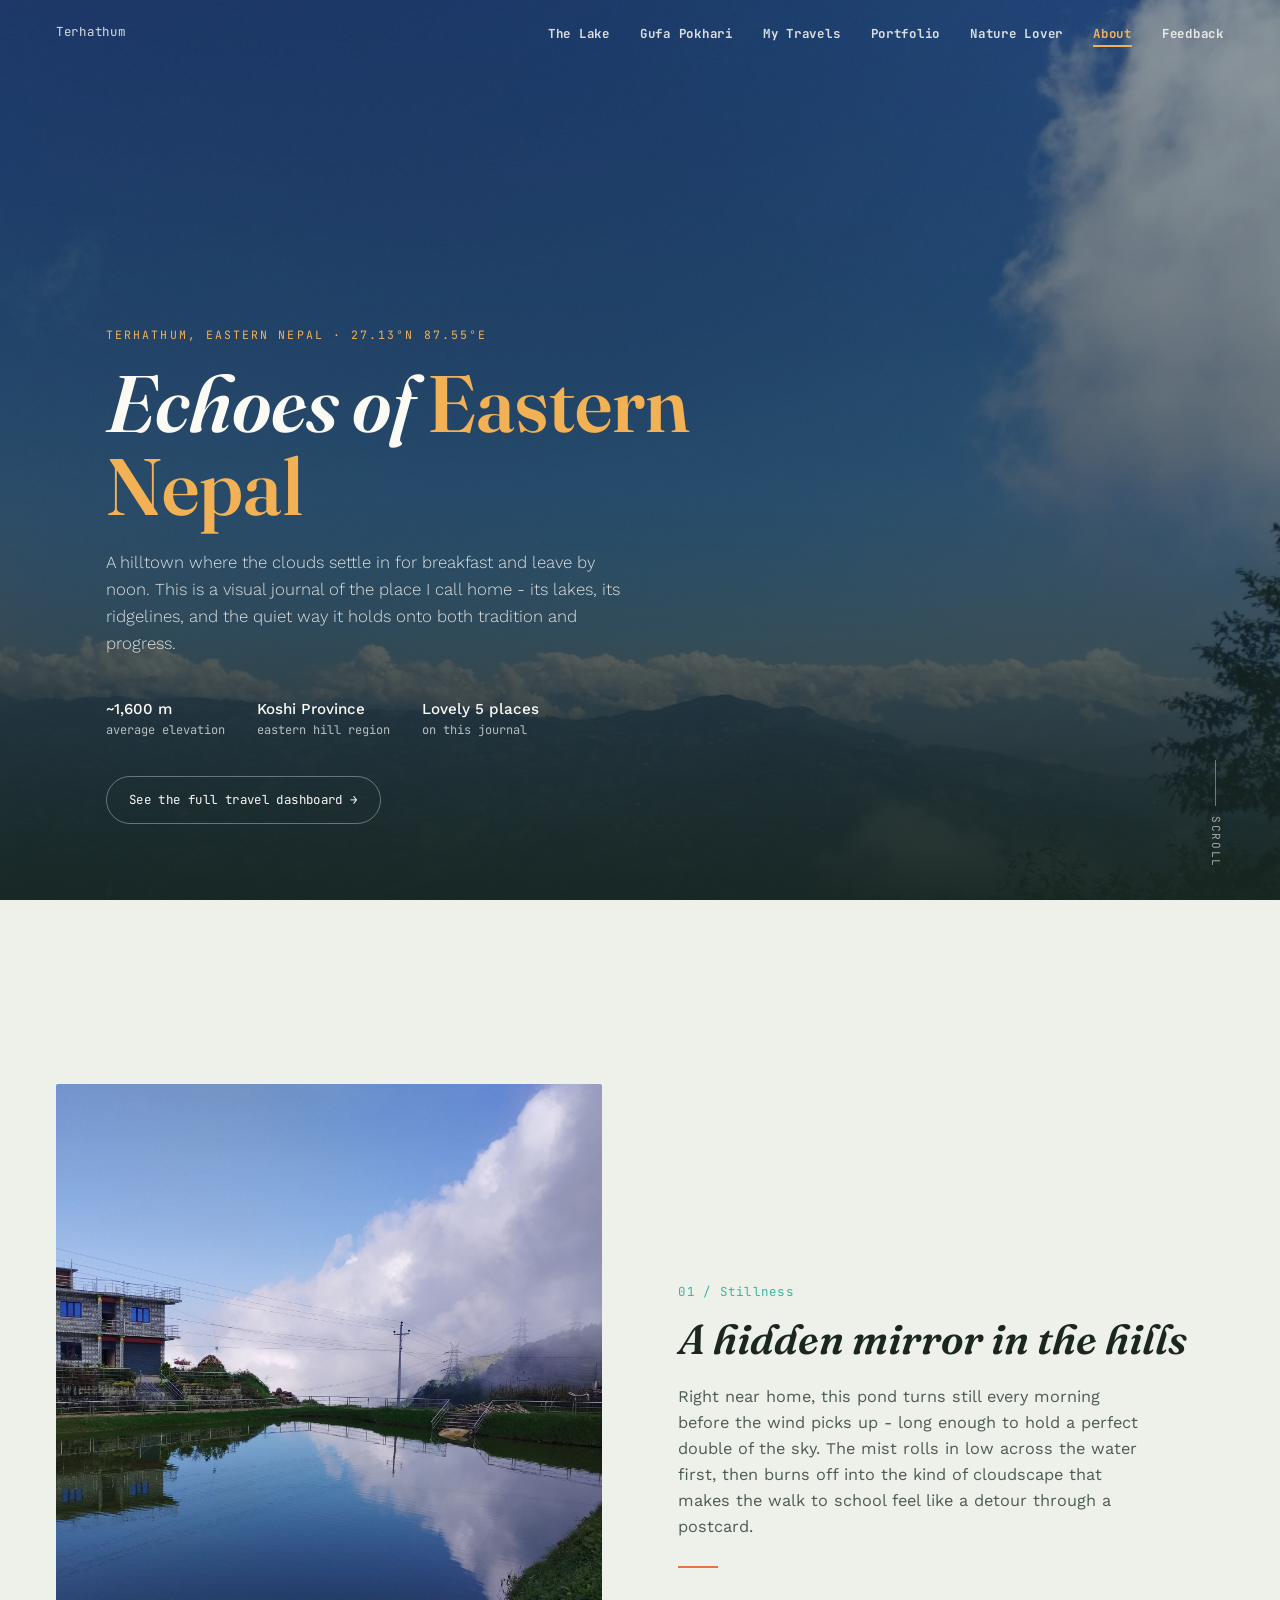
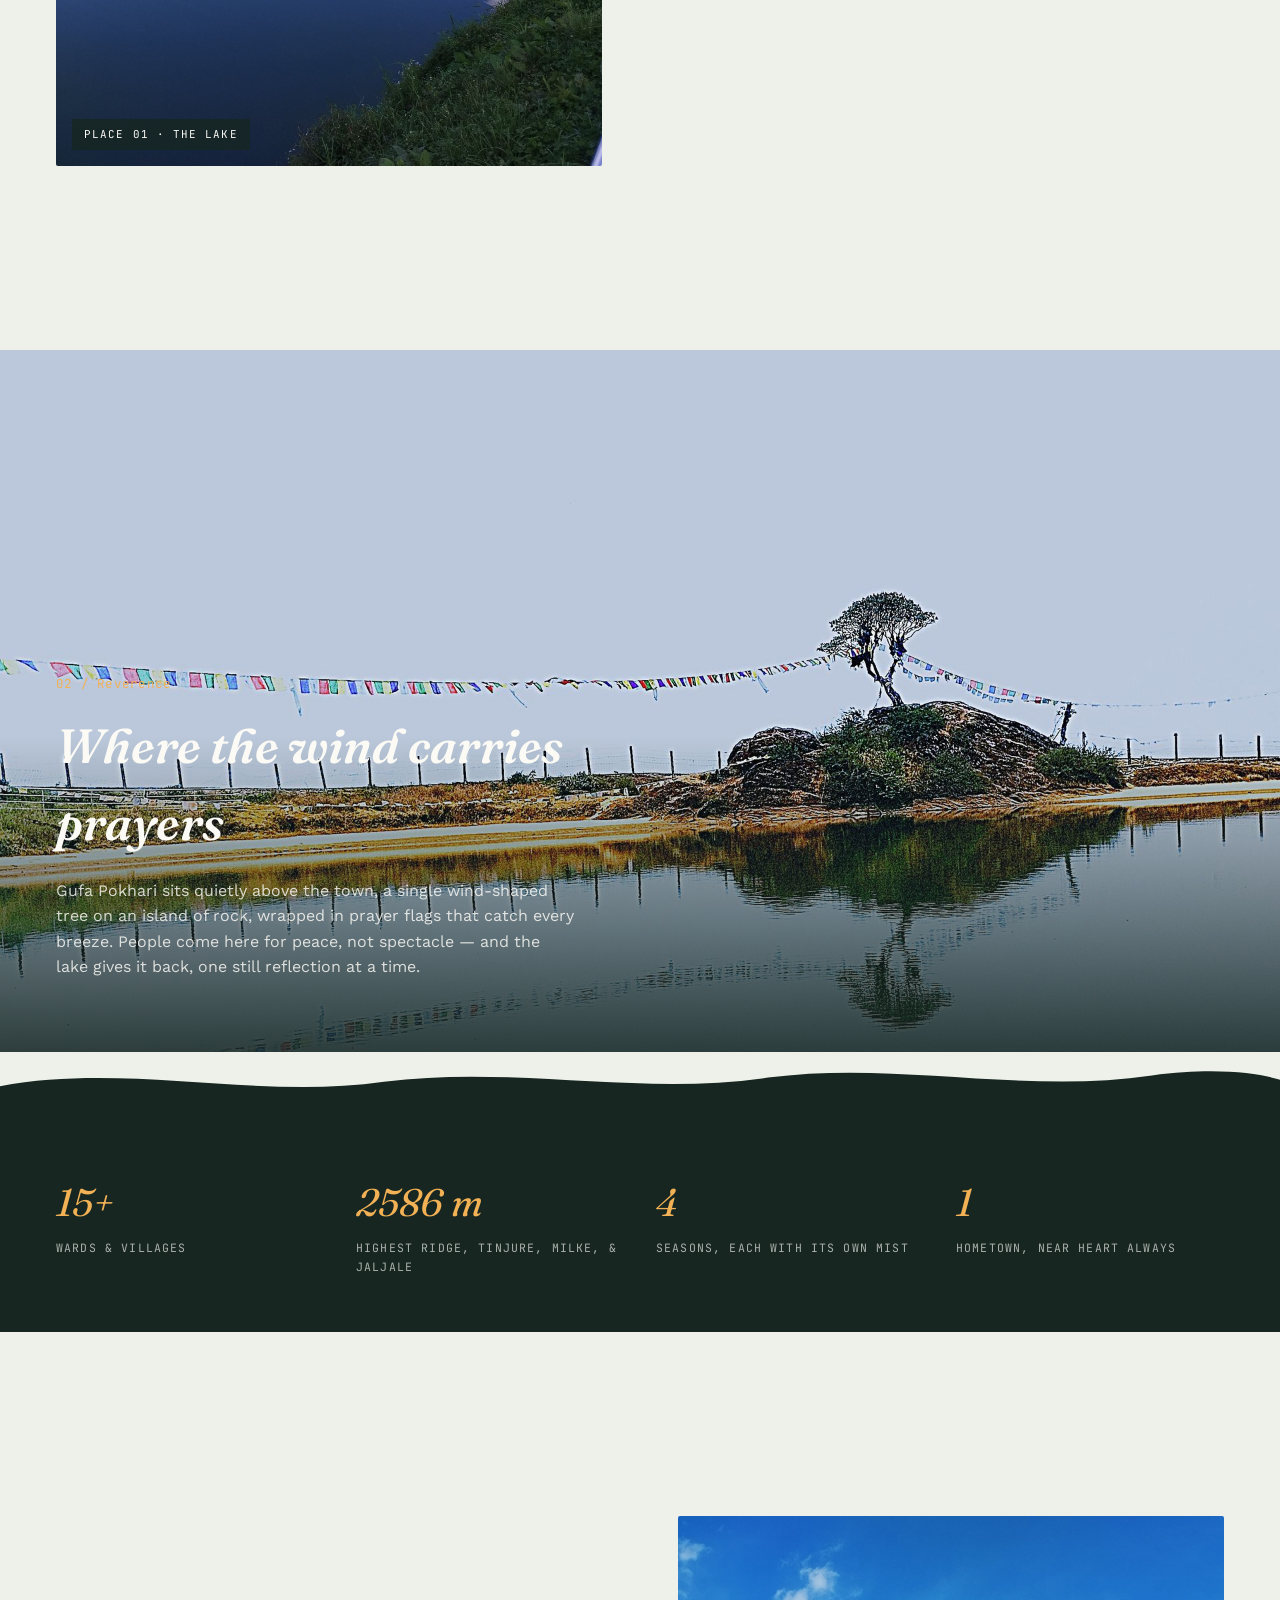
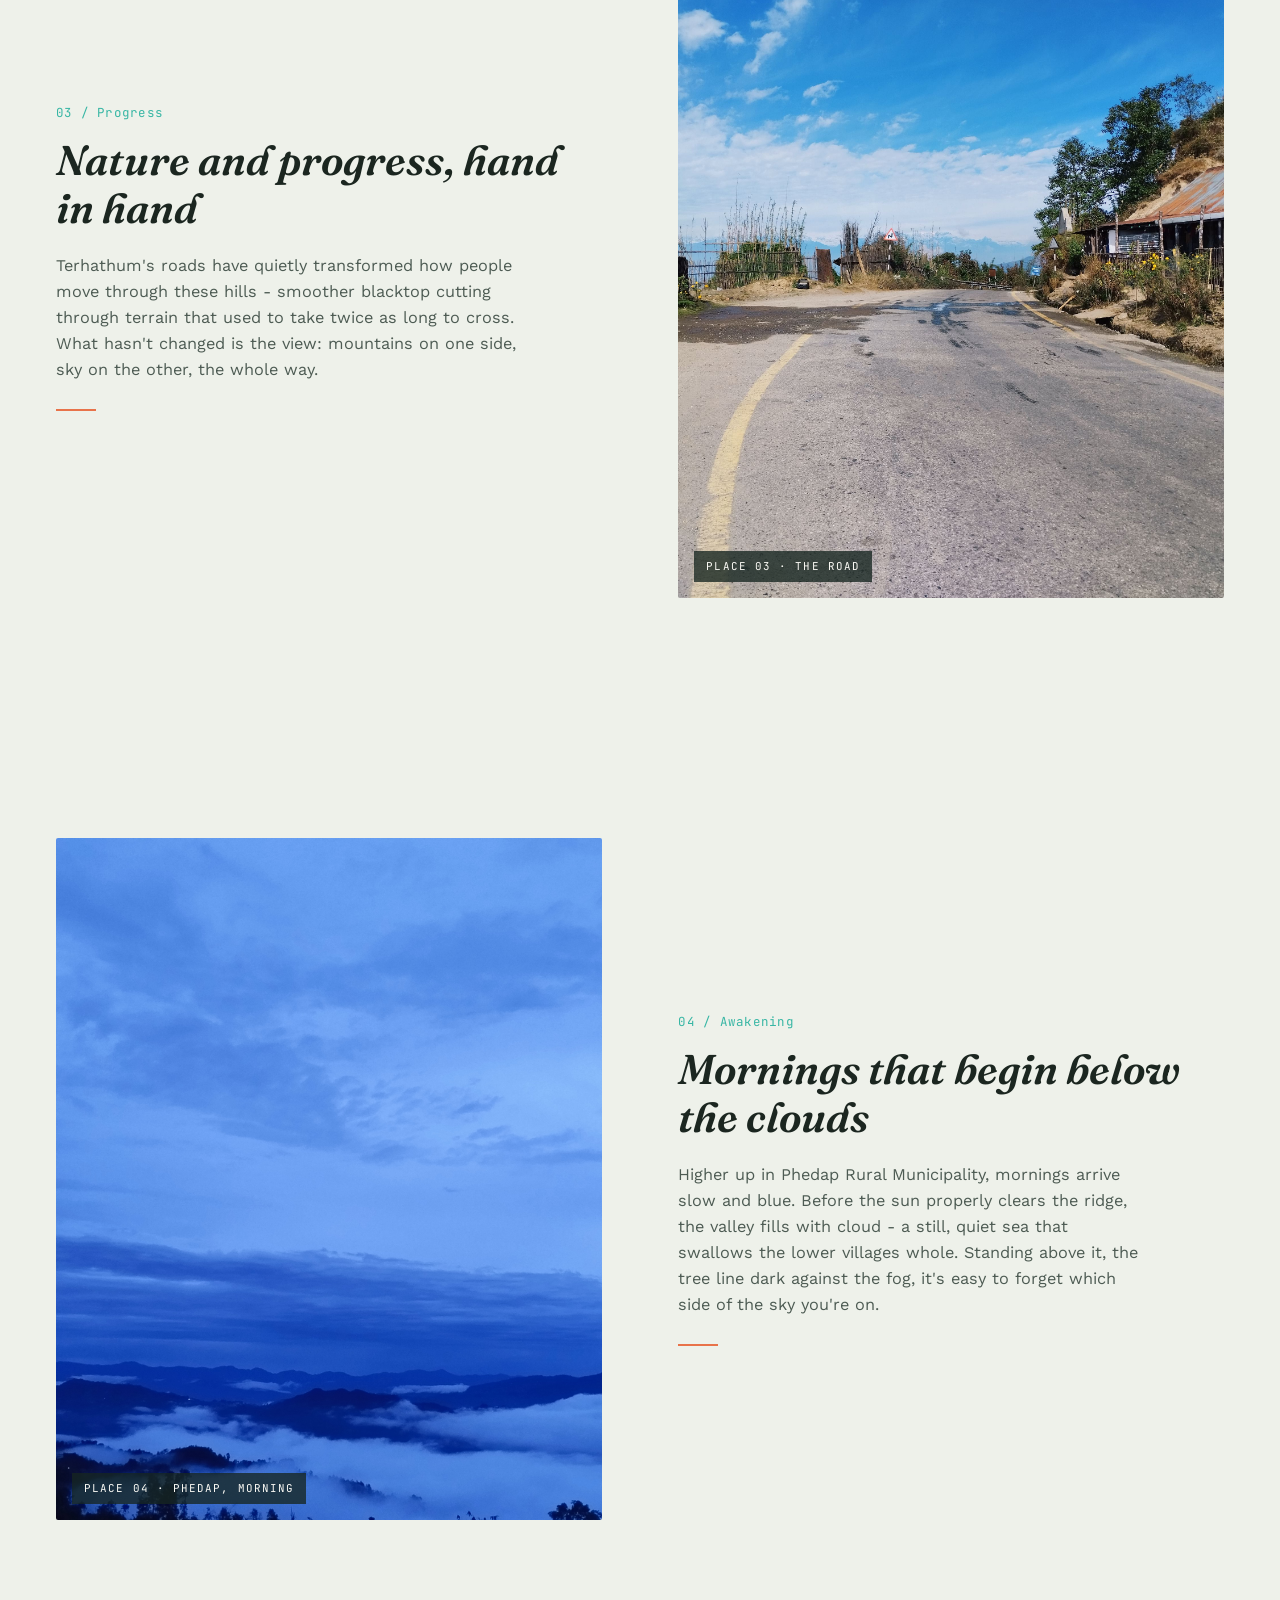
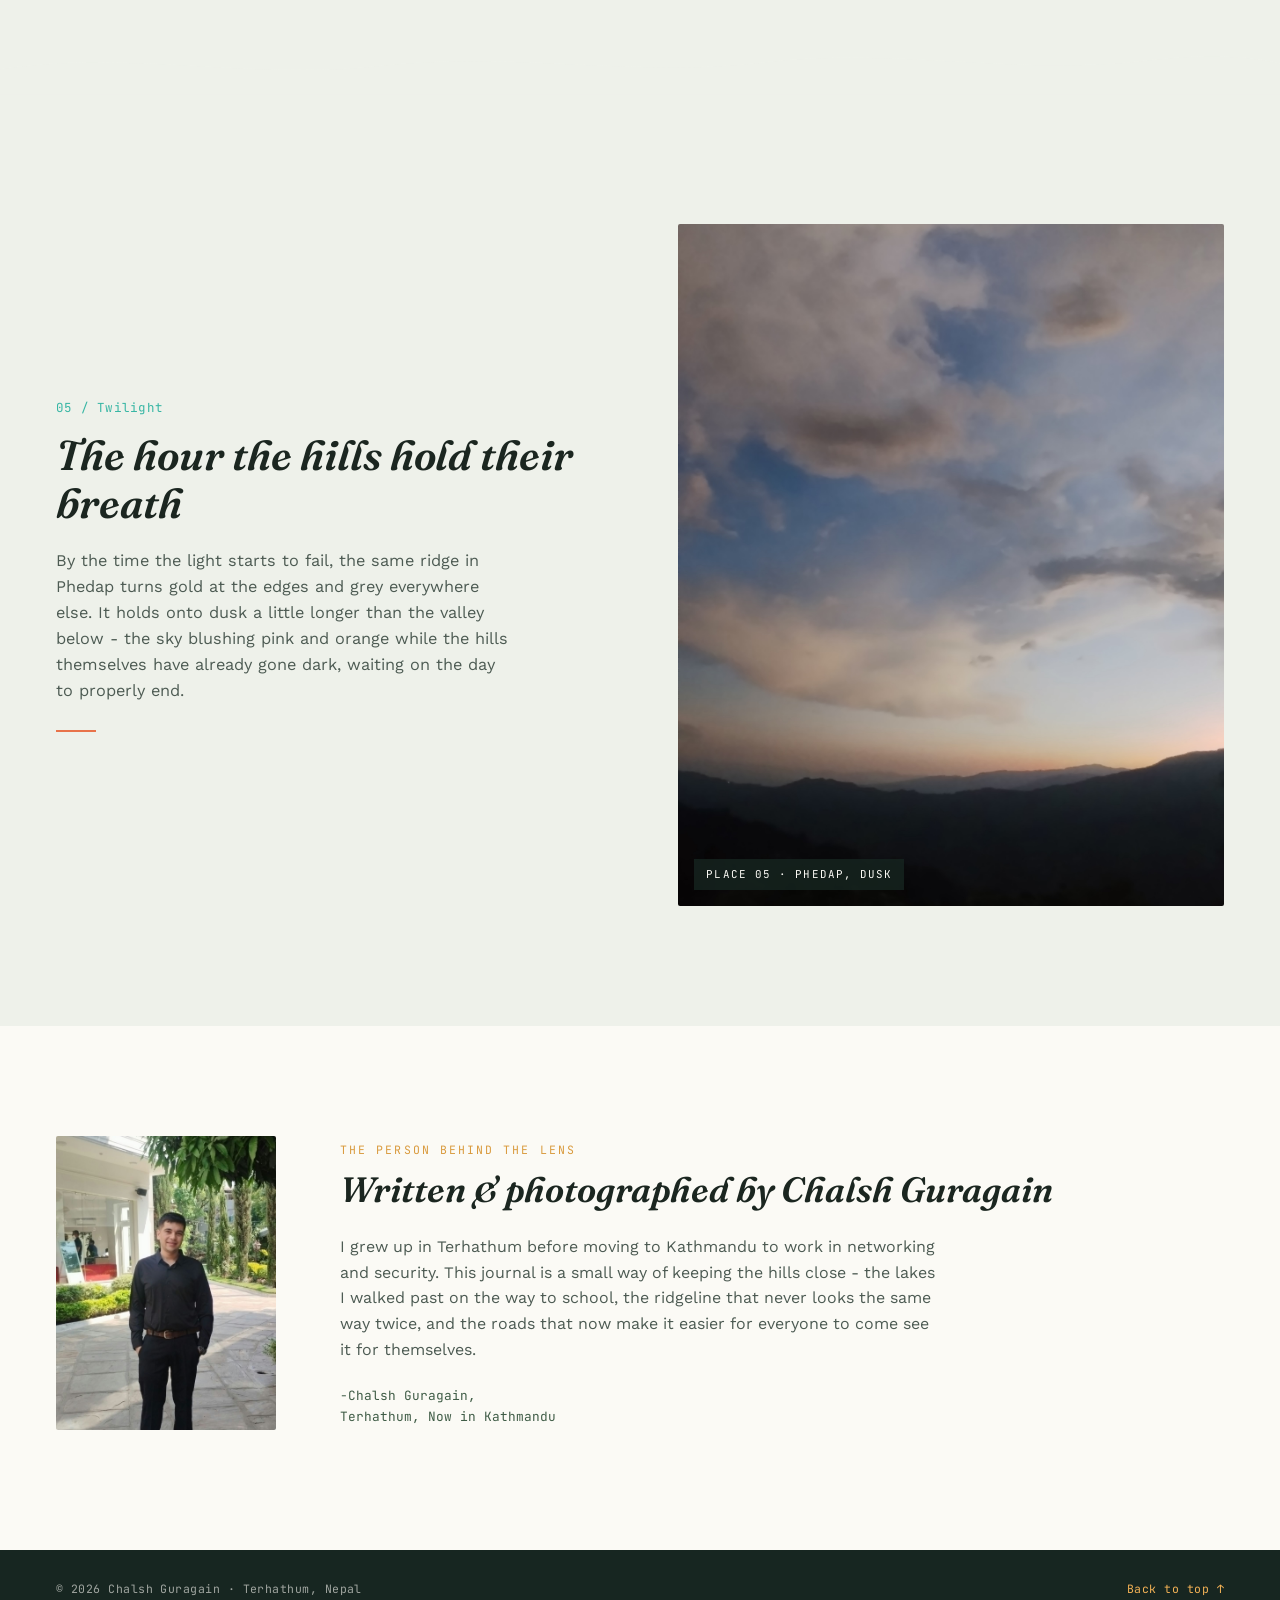
<file: index.html>
<!DOCTYPE html>
<html lang="en">
<head>
<meta charset="UTF-8">
<meta name="viewport" content="width=device-width, initial-scale=1.0">
<title>Echoes of Eastern Nepal - Terhathum</title>
<meta name="description" content="A visual journal of Terhathum, a hilltown in eastern Nepal - misty lakes, prayer-flag ridgelines, and roads that thread nature and progress together.">
<link rel="stylesheet" href="styles.css">
</head>

<body>
<a class="skip-link" href="#main">Skip to content</a>

<nav class="site-nav" id="siteNav">
  <a class="brand" href="#top">Terhathum</a>
  <button class="nav-toggle" id="navToggle" aria-label="Toggle navigation" aria-expanded="false" aria-controls="navLinks">☰</button>
  <ul id="navLinks">
    <li><a href="#lake"><strong>The Lake</strong></a></li>
    <li><a href="#gufa-pokhari"><strong>Gufa Pokhari</strong></a></li>
    <li><a href="travel-dashboard.html"><strong>My Travels</strong></a></li>
    <li><a href="portfolio.html"><strong>Portfolio</strong></a></li>
    <li><a href="2daytrip.html"><strong>Nature Lover</strong></a></li>
    <li><a href="#about"><strong>About</strong></a></li>
    <li><a href="feedback.html"><strong>Feedback</strong></a></li>
  </ul>
</nav>

<main id="main">
  <header class="hero" id="top">
    <img src="images/Hills.jpg" alt="Layered green ridgelines of Terhathum rising into a bank of clouds under a deep blue sky">
    <div class="hero-content">
      <span class="eyebrow">Terhathum, Eastern Nepal · 27.13°N 87.55°E</span>
      <h1>Echoes of <em>Eastern Nepal</em></h1>
      <p class="lede">A hilltown where the clouds settle in for breakfast and leave by noon. This is a visual journal of the place I call home - its lakes, its ridgelines, and the quiet way it holds onto both tradition and progress.</p>
      <div class="hero-meta">
        <div><strong>~1,600 m</strong>average elevation</div>
        <div><strong>Koshi Province</strong>eastern hill region</div>
        <div><strong>Lovely 5 places</strong>on this journal</div>
      </div>
      <a class="hero-cta" href="travel-dashboard.html">See the full travel dashboard →</a>
    </div>
    <div class="scroll-cue"><span class="line"></span>SCROLL</div>
  </header>

  <svg class="ridge" viewBox="0 0 1200 70" preserveAspectRatio="none" aria-hidden="true">
    <path d="M0,60 L0,32 C120,10 240,45 360,28 C480,12 600,42 720,24 C840,8 960,40 1080,22 C1140,14 1180,20 1200,26 L1200,60 Z"></path>
  </svg>

  <section class="story reveal" id="lake">
    <div class="story-grid">
      <div class="story-media">
        <img class="lightbox-img" src="images/Clean_Lake.jpg" alt="A calm pond in Terhathum reflecting a bright blue sky and layered clouds, with a house beside it with lovely clouds in natural blue mirror." data-caption="The Lake — a still morning mirror near home">
        <span class="tag">place 01 · The Lake</span>
      </div>

      <div class="story-copy">
        <span class="index">01 / Stillness</span>
        <h2>A hidden mirror in the hills</h2>
        <p>Right near home, this pond turns still every morning before the wind picks up - long enough to hold a perfect double of the sky. The mist rolls in low across the water first, then burns off into the kind of cloudscape that makes the walk to school feel like a detour through a postcard.</p>
        <div class="divider"></div>
      </div>
    </div>
  </section>

  <svg class="ridge" viewBox="0 0 1200 70" preserveAspectRatio="none" aria-hidden="true">
    <path d="M0,60 L0,32 C120,10 240,45 360,28 C480,12 600,42 720,24 C840,8 960,40 1080,22 C1140,14 1180,20 1200,26 L1200,60 Z"></path>
  </svg>

  <section class="story full reveal" id="gufa-pokhari">
    <div class="full-media">
      <img class="lightbox-img" src="images/Gufa_Pokhari.jpg" alt="In the hills a lovely natural pond Gufa Pokhari, A lone tree on a rock island at Gufa Pokhari, strung with colourful prayer flags, reflected in the still lake water" data-caption="Gufa Pokhari — the wind-shaped tree, wrapped in prayer flags">
      <div class="full-caption">
        <span class="index">02 / Reverence</span>
        <h2>Where the wind carries prayers</h2>
        <p>Gufa Pokhari sits quietly above the town, a single wind-shaped tree on an island of rock, wrapped in prayer flags that catch every breeze. People come here for peace, not spectacle — and the lake gives it back, one still reflection at a time.</p>
      </div>
    </div>
  </section>

  <svg class="ridge on-pine" viewBox="0 0 1200 60" preserveAspectRatio="none" aria-hidden="true">
    <path d="M0,60 L0,32 C120,10 240,45 360,28 C480,12 600,42 720,24 C840,8 960,40 1080,22 C1140,14 1180,20 1200,26 L1200,60 Z"></path>
  </svg>

  <section class="stats reveal">
    <div class="stats-grid">
      <div class="stat"><div class="num" data-count="15" data-suffix="+">0</div><div class="label">Wards &amp; villages</div></div>
      <div class="stat"><div class="num" data-count="2600" data-suffix=" m">0</div><div class="label">Highest ridge, Tinjure, Milke, &amp; Jaljale</div></div>
      <div class="stat"><div class="num" data-count="4">0</div><div class="label">Seasons, each with its own mist</div></div>
      <div class="stat"><div class="num" data-count="1">0</div><div class="label">Hometown, Near Heart always</div></div>
    </div>
  </section>

  <svg class="ridge flip" viewBox="0 0 1200 60" preserveAspectRatio="none" aria-hidden="true">
    <path d="M0,60 L0,32 C120,10 240,45 360,28 C480,12 600,42 720,24 C840,8 960,40 1080,22 C1140,14 1180,20 1200,26 L1200,60 Z"></path>
  </svg>

  <section class="story reveal" id="road">
    <div class="story-grid reverse">
      <div class="story-media">
        <img class="lightbox-img" src="images/Road.jpg" alt="A smooth blacktop mountain road winding through Terhathum under a clear blue sky, lined by small shops" data-caption="The Road — nature and progress, hand in hand">
        <span class="tag">Place 03 · The Road</span>
      </div>

      <div class="story-copy">
        <span class="index">03 / Progress</span>
        <h2>Nature and progress, hand in hand</h2>
        <p>Terhathum's roads have quietly transformed how people move through these hills - smoother blacktop cutting through terrain that used to take twice as long to cross. What hasn't changed is the view: mountains on one side, sky on the other, the whole way.</p>
        <div class="divider"></div>
      </div>
    </div>
  </section>

  <section class="story reveal" id="phedap-morning">
    <div class="story-grid">
      <div class="story-media">
        <img class="lightbox-img" src="images/Heavenly.jpg" alt="Deep blue early morning sky over Phedap Rural Municipality, a sea of cloud pooling in the valley below misty, tree-lined ridgelines" data-caption="Phedap, Morning — a valley filled with cloud">
        <span class="tag">place 04 · Phedap, Morning</span>
      </div>

      <div class="story-copy">
        <span class="index">04 / Awakening</span>
        <h2>Mornings that begin below the clouds</h2>
        <p>Higher up in Phedap Rural Municipality, mornings arrive slow and blue. Before the sun properly clears the ridge, the valley fills with cloud - a still, quiet sea that swallows the lower villages whole. Standing above it, the tree line dark against the fog, it's easy to forget which side of the sky you're on.</p>
        <div class="divider"></div>
      </div>
    </div>
  </section>

  <svg class="ridge" viewBox="0 0 1200 70" preserveAspectRatio="none" aria-hidden="true">
    <path d="M0,60 L0,32 C120,10 240,45 360,28 C480,12 600,42 720,24 C840,8 960,40 1080,22 C1140,14 1180,20 1200,26 L1200,60 Z"></path>
  </svg>

  <section class="story reveal" id="phedap-dusk">
    <div class="story-grid reverse">
      <div class="story-media">
        <img class="lightbox-img" src="images/Dusk.jpg" alt="Dusk sky over the ridgelines of Phedap Rural Municipality, soft blush and grey clouds fading above darkening mountains" data-caption="Phedap, Dusk — the hills hold their breath">
        <span class="tag">place 05 · Phedap, Dusk</span>
      </div>

      <div class="story-copy">
        <span class="index">05 / Twilight</span>
        <h2>The hour the hills hold their breath</h2>
        <p>By the time the light starts to fail, the same ridge in Phedap turns gold at the edges and grey everywhere else. It holds onto dusk a little longer than the valley below - the sky blushing pink and orange while the hills themselves have already gone dark, waiting on the day to properly end.</p>
        <div class="divider"></div>
      </div>
    </div>
  </section>

  <section class="about reveal" id="about">
    <div class="about-grid">
      <div class="about-portrait">
        <img class="lightbox-img" src="images/Me.jpg" alt="Portrait of Chalsh Guragain standing outdoors" data-caption="Chalsh Guragain">
      </div>

      <div>
        <span class="eyebrow">The person behind the lens</span>
        <h2>Written &amp; photographed by Chalsh Guragain</h2>
        <p>I grew up in Terhathum before moving to Kathmandu to work in networking and security. This journal is a small way of keeping the hills close - the lakes I walked past on the way to school, the ridgeline that never looks the same way twice, and the roads that now make it easier for everyone to come see it for themselves.</p>
        <p class="signoff">-Chalsh Guragain,<br>Terhathum, Now in Kathmandu</p>
      </div>
    </div>
  </section>
</main>

<footer>
  <span>© <span id="year"></span> Chalsh Guragain · Terhathum, Nepal</span>
  <a href="#top">Back to top ↑</a>
</footer>

<script src="script.js"></script>
</body>
</html>
</file>
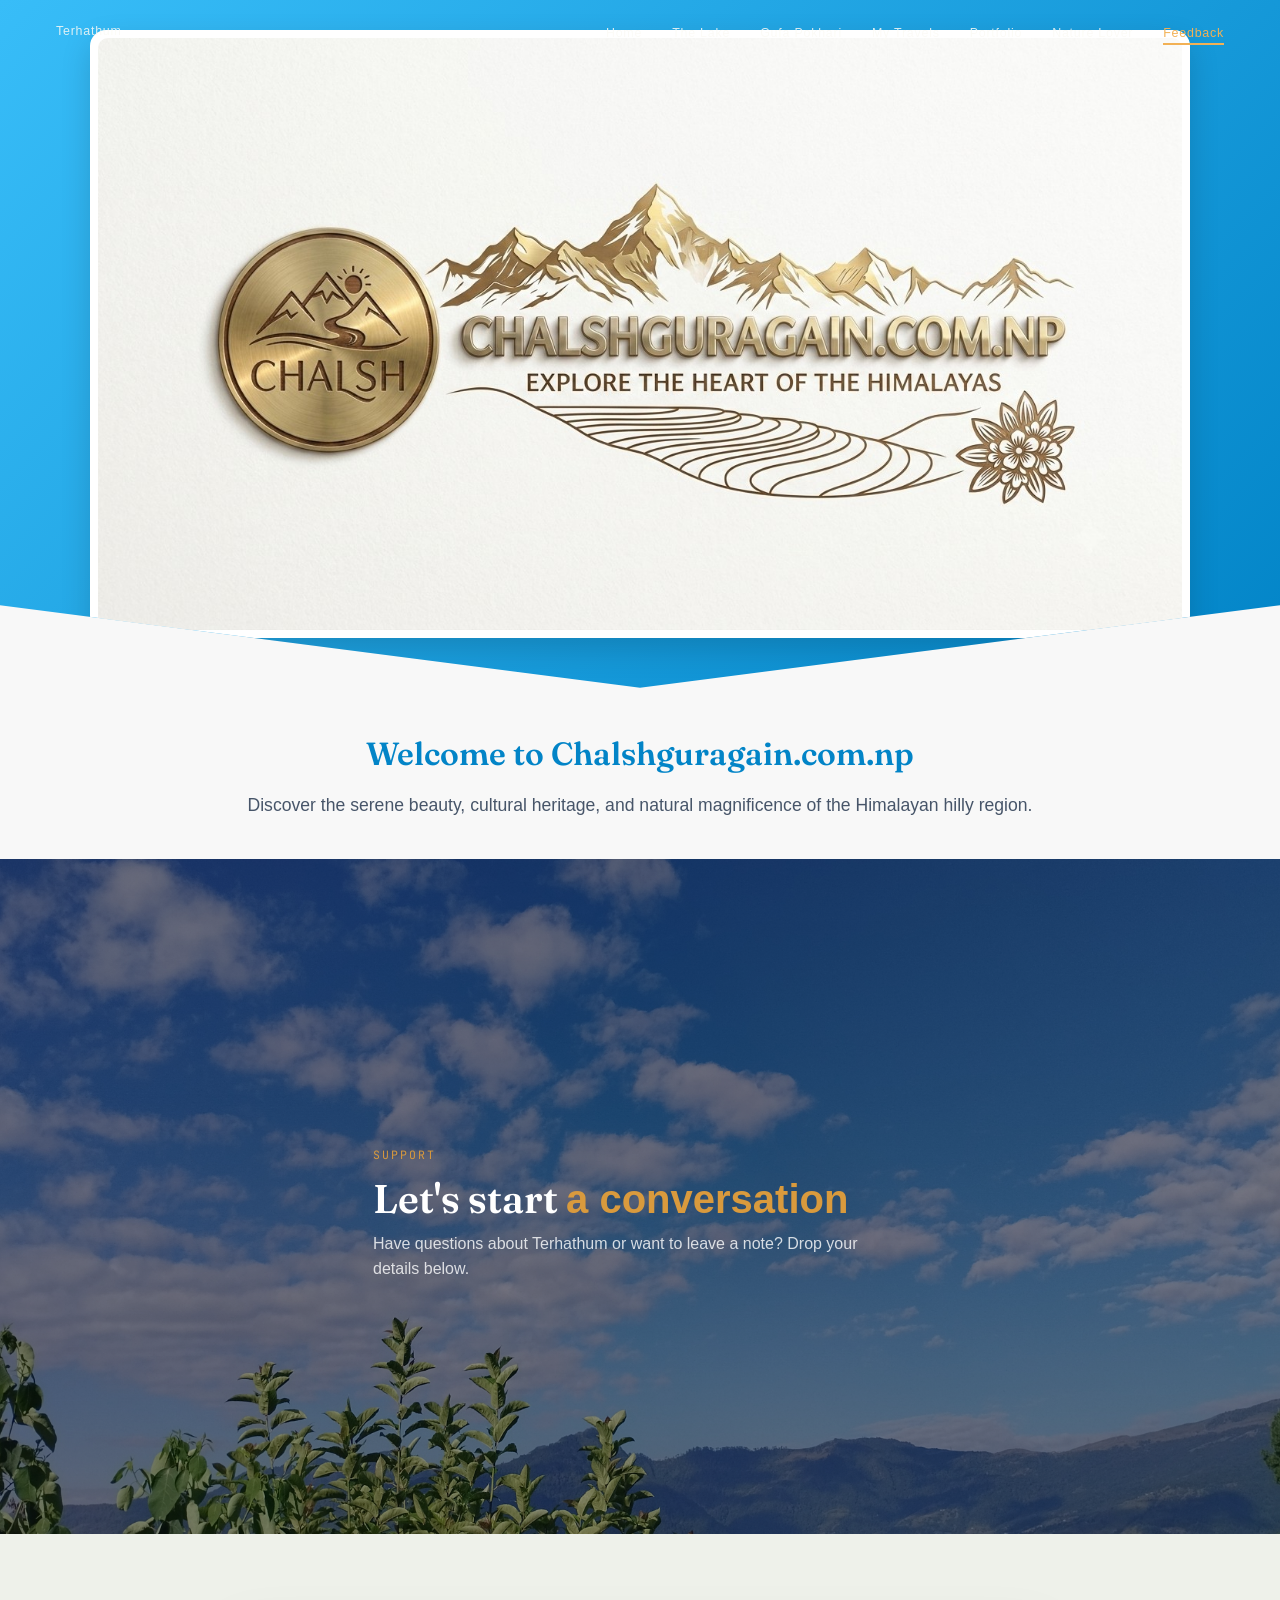
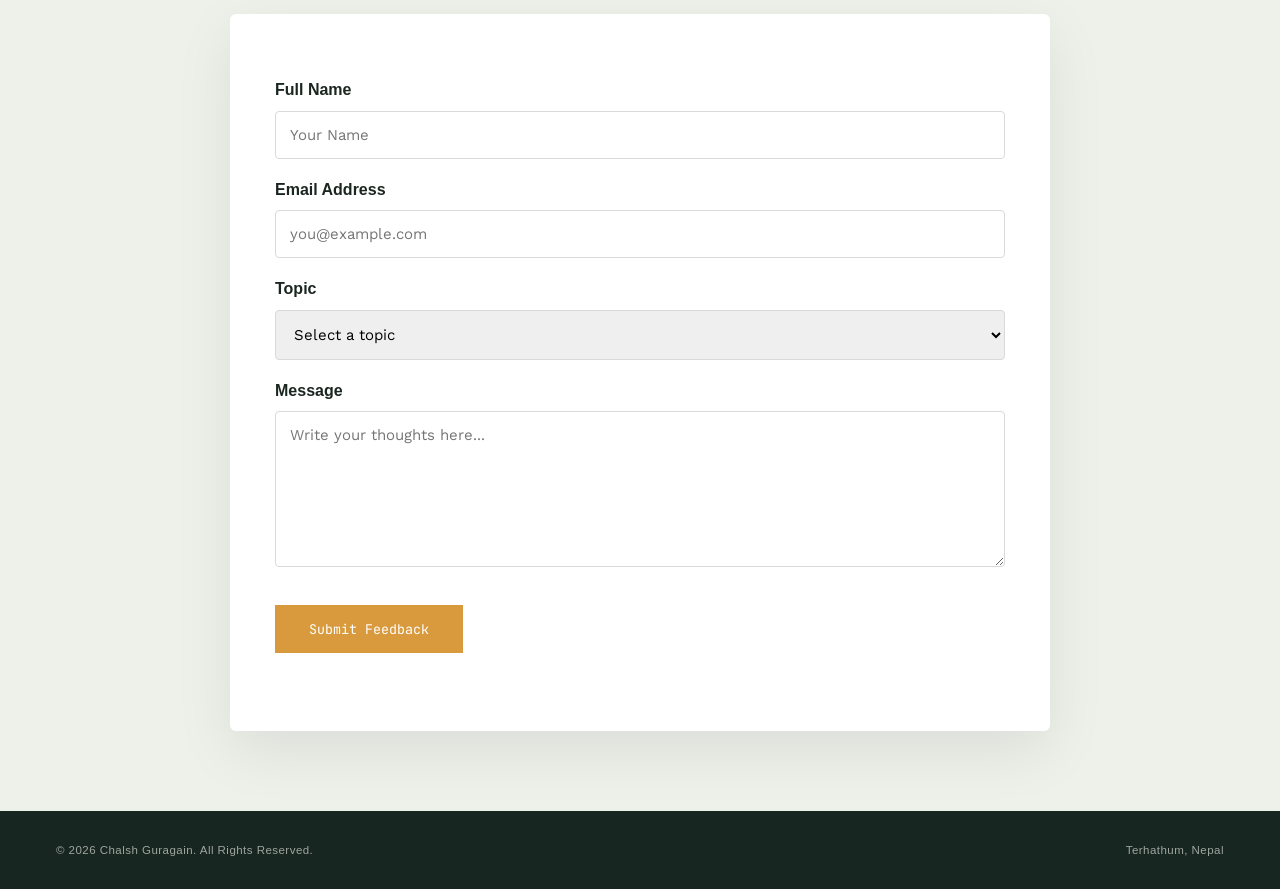
<file: feedback.html>
<!DOCTYPE html>
<html lang="en">
<head>
    
<meta charset="UTF-8">
<meta name="description" content="Contact and feedback page for the Terhathum tourism website.">
<meta name="viewport" content="width=device-width, initial-scale=1.0">
<title>Support & Feedback - Terhathum</title>
<link rel="stylesheet" href="styles.css">
<link rel="stylesheet" href="feedback.css">
<style>
    * {
      margin: 0;
      padding: 0;
      box-sizing: border-box;
      font-family: 'Segoe UI', Arial, sans-serif;
    }

    body.feedback-page {
      background-color: #f8f8f8;
      color: #0f172a;
    }
    .flag-banner-header {
      width: 100%;
      background: linear-gradient(135deg, #38bdf8 0%, #0284c7 100%);
      padding: 30px 15px 50px 15px;
      display: flex;
      justify-content: center;
      align-items: center;
      clip-path: polygon(0 0, 100% 0, 100% 88%, 50% 100%, 0 88%);
      box-shadow: 0 10px 25px rgba(2, 132, 199, 0.25);
    }
    .banner-frame {
      max-width: 1100px;
      width: 100%;
      background-color: #ffffff;
      padding: 8px; /* White border frame */
      border-radius: 16px;
      box-shadow: 0 12px 30px rgba(0, 0, 0, 0.15);
      transition: transform 0.3s ease, box-shadow 0.3s ease;
    }

    .banner-frame:hover {
      transform: translateY(-4px);
      box-shadow: 0 18px 35px rgba(0, 0, 0, 0.2);
    }
    .banner-frame img {
      width: 100%;
      height: auto;
      display: block;
      border-radius: 10px;
      object-fit: cover;
    }
    .site-container {
      max-width: 900px;
      margin: 40px auto;
      padding: 0 20px;
      text-align: center;
    }

    .site-title {
      font-size: 2rem;
      color: #0284c7;
      margin-bottom: 12px;
    }

    .site-description {
      font-size: 1.1rem;
      color: #475569;
      line-height: 1.6;
    }
  </style>
</head>
<body class="feedback-page">
<a class="skip-link" href="#main">Skip to content</a>

<nav class="site-nav" id="siteNav">
  <a href="index.html" class="brand">Terhathum</a>
  <button class="nav-toggle" id="navToggle" aria-label="Toggle navigation" aria-expanded="false" aria-controls="navLinks">☰</button>
  <ul id="navLinks">
    <li><a href="index.html">Home</a></li>
    <li><a href="index.html#lake">The Lake</a></li>
    <li><a href="index.html#gufa-pokhari">Gufa Pokhari</a></li>
    <li><a href="travel-dashboard.html">My Travels</a></li>
    <li><a href="portfolio.html">Portfolio</a></li>
    <li><a href="2daytrip.html">Nature Lover</a></li>
    <li><a href="feedback.html" class="active">Feedback</a></li>
  </ul>
</nav>

  <header class="flag-banner-header">
    <div class="banner-frame">
      <img src="images/banner.jpg" alt="Chalshguragain Mountain Banner Logo">
    </div>
  </header>

  <!-- HTML: Page Content -->
  <main class="site-container">
    <h1 class="site-title">Welcome to Chalshguragain.com.np</h1>
    <p class="site-description">
      Discover the serene beauty, cultural heritage, and natural magnificence of the Himalayan hilly region.
    </p>
  </main>
<section class="feedback-hero">
    <div class="feedback-content">

        <span class="eyebrow">Support</span>

        <h1>
    Let's start
    <em>a conversation</em>
        </h1>

        <p class="lede">
            Have questions about Terhathum or want to leave a note?
            Drop your details below.
        </p>

    </div>

</section>

<section class="feedback-section" id="main">

<div class="feedback-card">

<form id="feedbackForm" action="https://formspree.io/f/xpqvroop" method="POST">

<label for="name">Full Name</label>
<input
    type="text"
    id="name"
    name="name"
    placeholder="Your Name"
    autocomplete="name"
    required>

<label for="email">Email Address</label>
<input
    type="email"
    id="email"
    name="email"
    placeholder="you@example.com"
    autocomplete="email"
    required>

    <label for="topic">Topic</label>

    <select id="topic" name="topic" required>

    <option value="" selected disabled>Select a topic</option>

    <option value="General Inquiry">General Inquiry</option>

    <option value="Technical Support">Technical Support</option>

    <option value="Website Feedback">Website Feedback</option>
</select>
    <label for="message">Message</label>
    <input type="hidden" name="_next" value="thankyou.html">

    <textarea
        id="message"
        name="message"
        rows="7"
        placeholder="Write your thoughts here..."
        required
    ></textarea>
    <!-- Honeypot field: hidden from real users, bots often fill it, Formspree drops the submission -->
    <input type="text" name="_gotcha" style="display:none" tabindex="-1" autocomplete="off">

    <button class="feedback-btn" type="submit">
        Submit Feedback
    </button>

    <p id="formStatus" class="form-status" role="status" aria-live="polite"></p>
</form>
</div>
</section>
<footer>
    <p>&copy; 2026 Chalsh Guragain. All Rights Reserved.</p>
    <p>Terhathum, Nepal</p>
</footer>
<script src="script.js"></script>
<script src="feedback.js"></script>
</body>
</html>
</file>
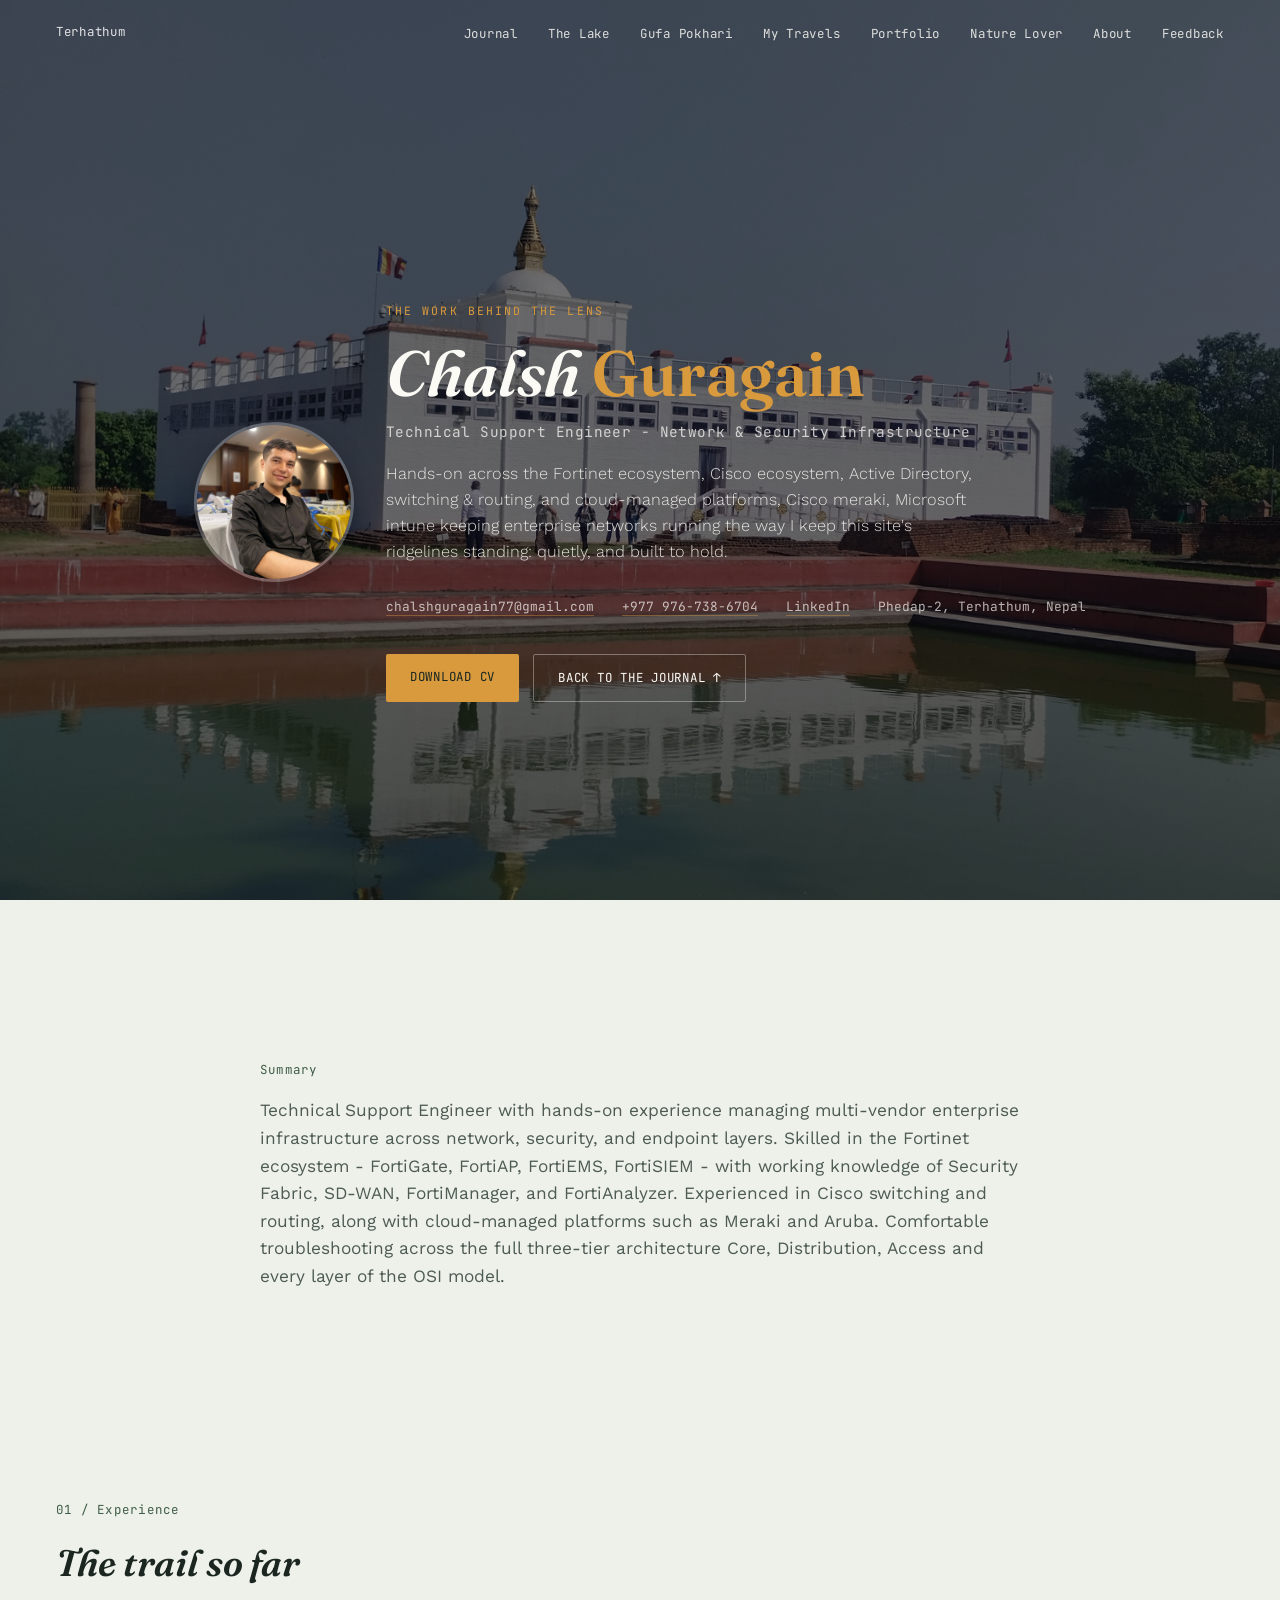
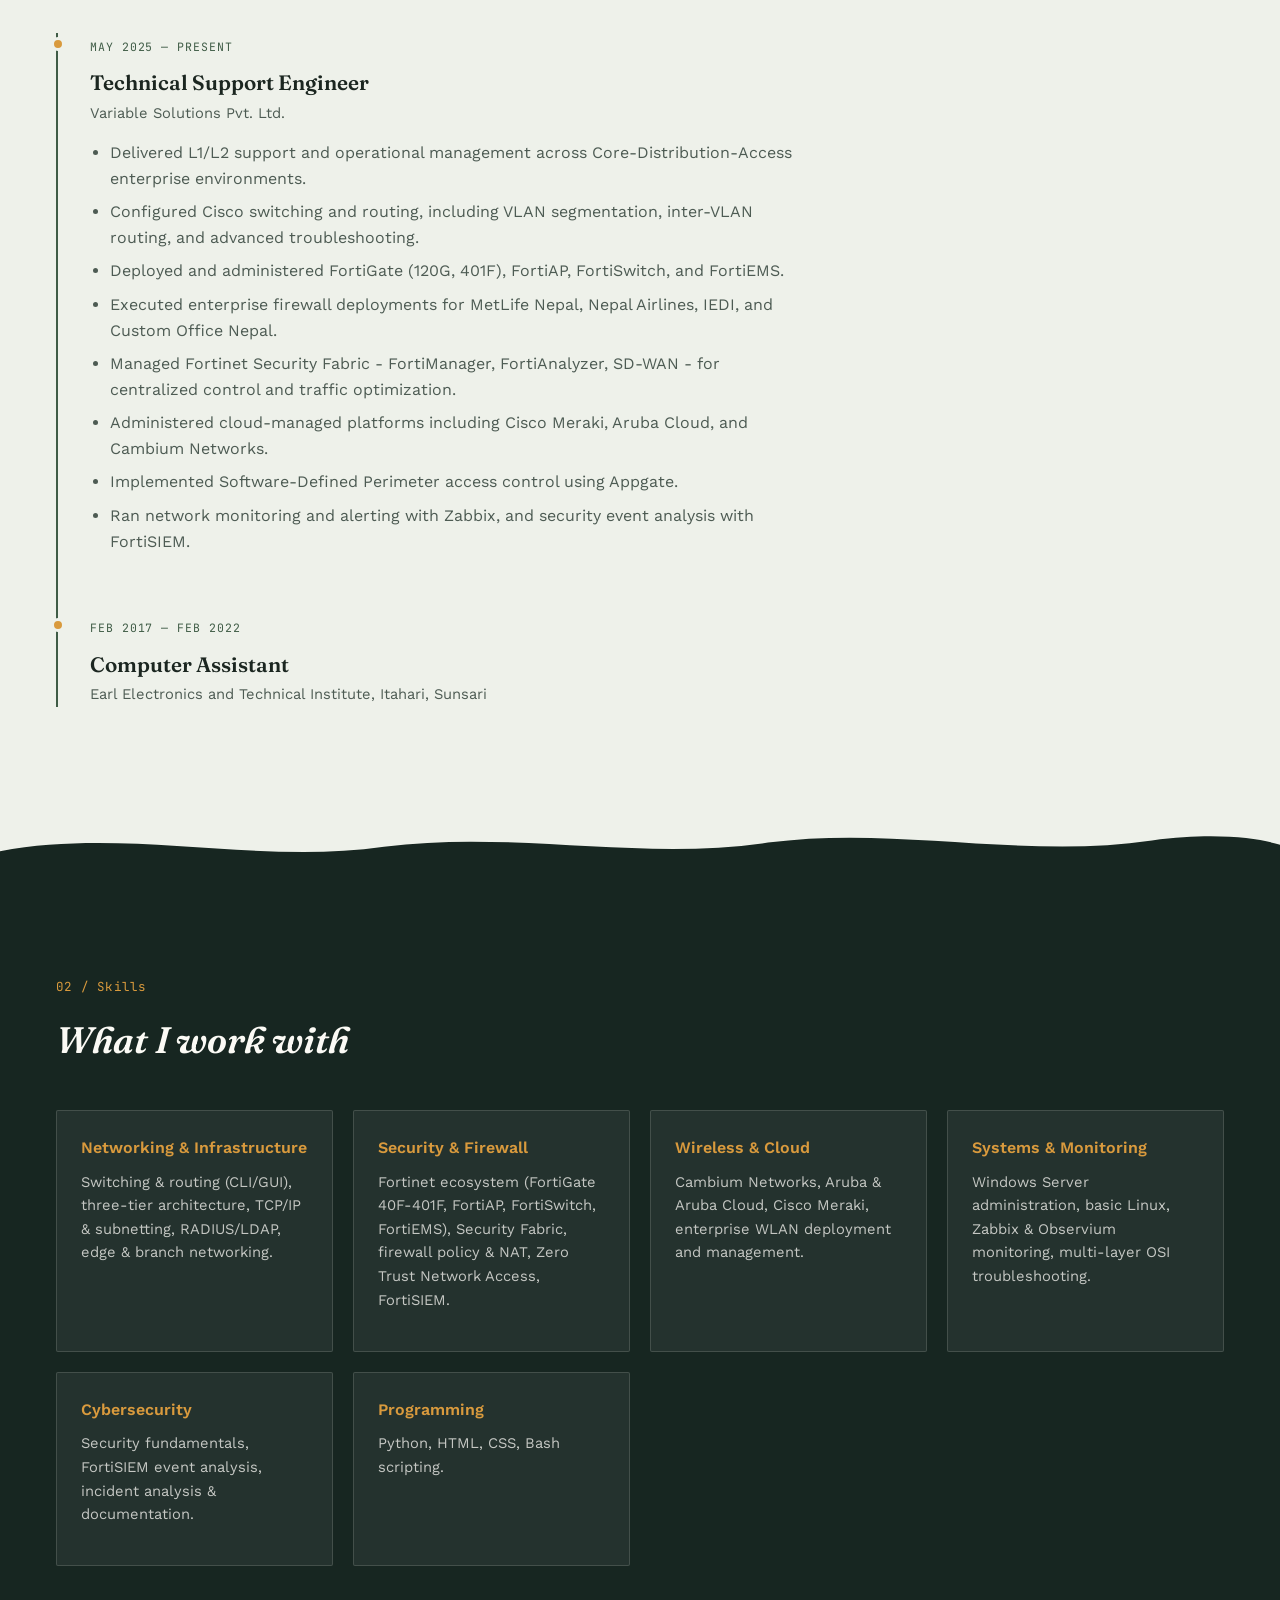
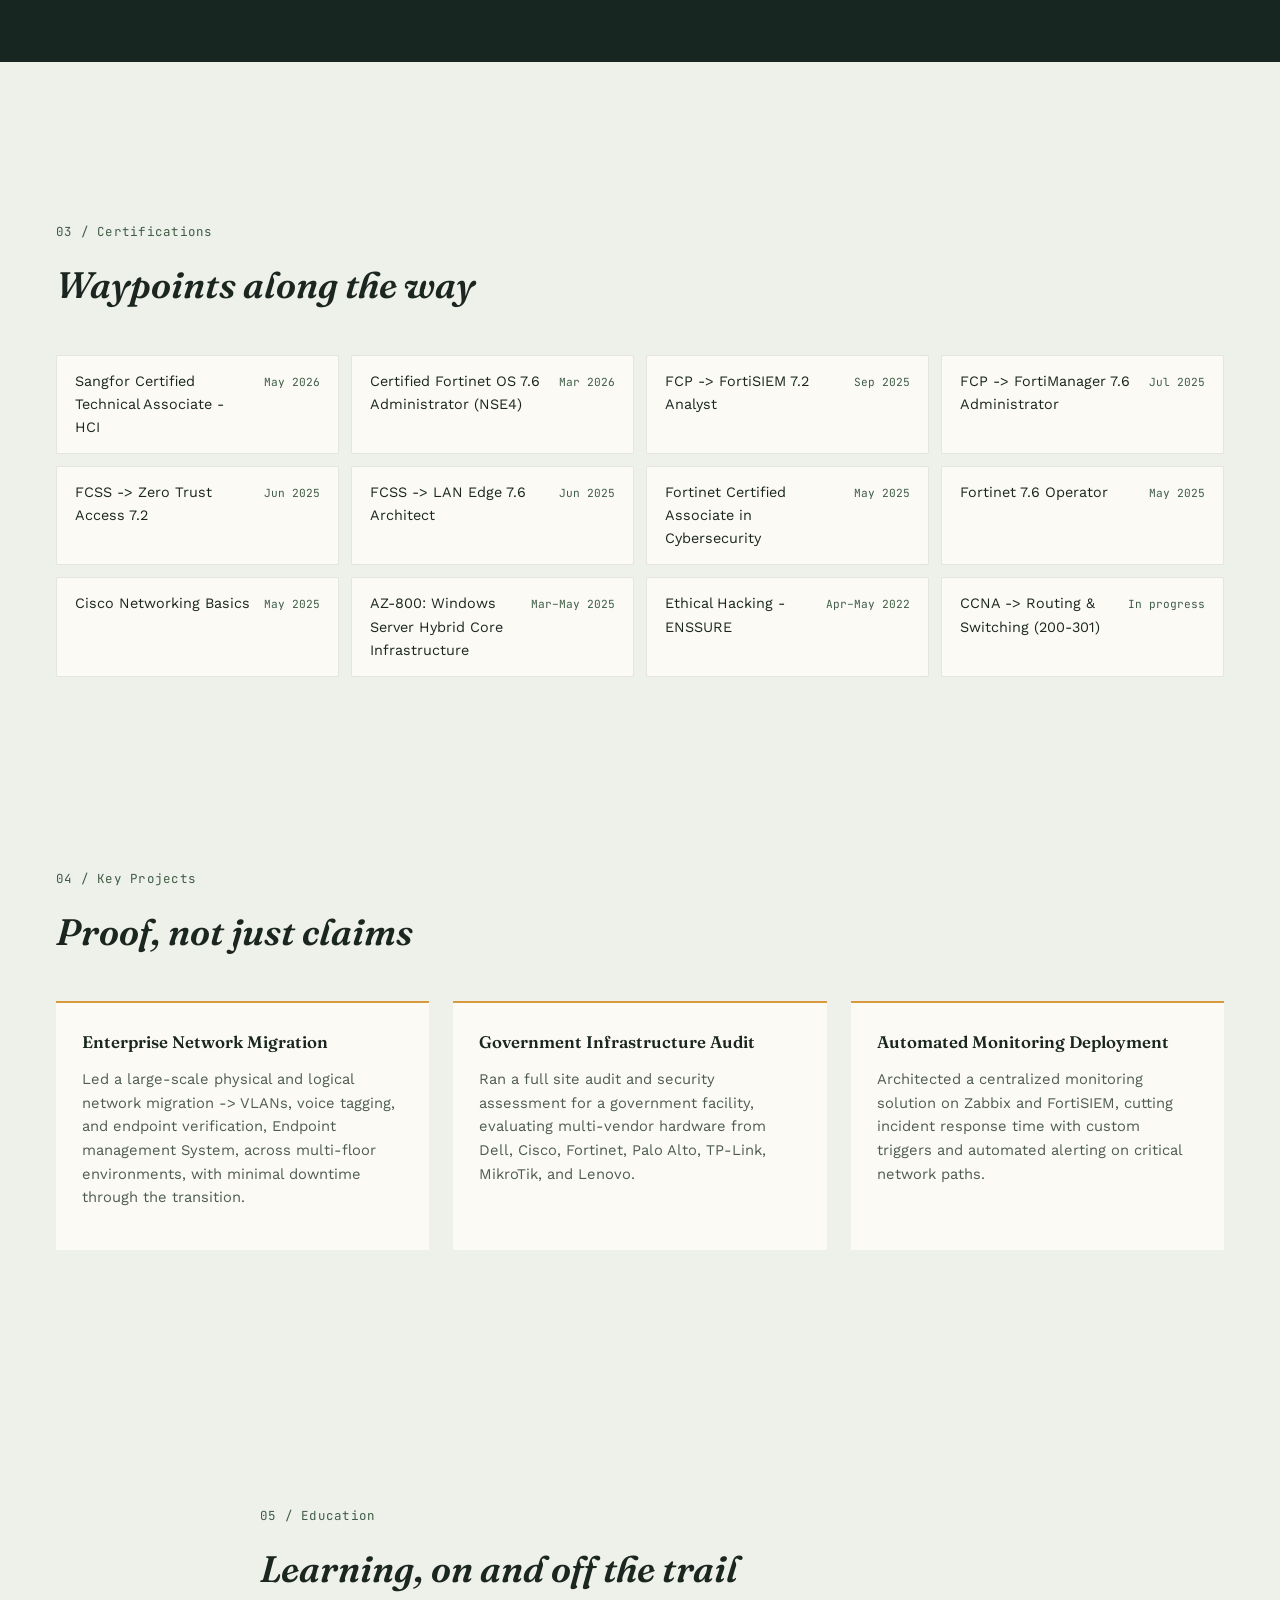
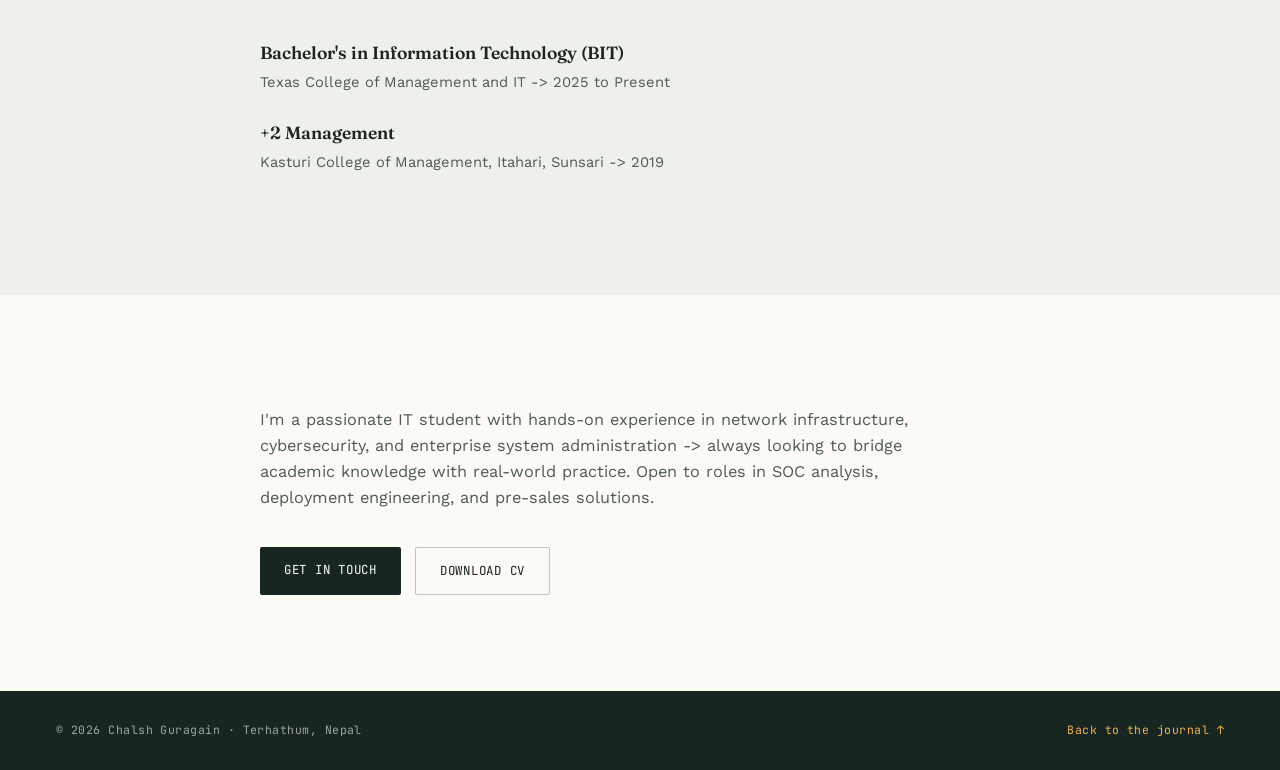
<file: portfolio.html>
<!DOCTYPE html>
<html lang="en">
<head>
<meta charset="UTF-8">
<meta name="viewport" content="width=device-width, initial-scale=1.0">
<title>Portfolio & CV - Chalsh Guragain</title>
<meta name="description" content="Chalsh Guragain - Technical Support Engineer specializing in Fortinet, Cisco,  HPE Aruba, Cambium, and enterprise network & security infrastructure.">
<link rel="stylesheet" href="styles.css">
<link rel="stylesheet" href="portfolio.css">
<style>
  /* Added: profile photo styling for the hero section */
  .work-hero-inner{
    display:flex;
    flex-wrap:wrap;
    align-items:center;
    gap:2rem;
  }
  .work-hero-photo{
    flex:0 0 auto;
    width:160px;
    height:160px;
    border-radius:50%;
    overflow:hidden;
    border:3px solid rgba(255,255,255,0.25);
    box-shadow:0 8px 24px rgba(0,0,0,0.25);
  }
  .work-hero-photo img{
    width:100%;
    height:100%;
    object-fit:cover;
    display:block;
  }
  .work-hero-text{
    flex:1 1 320px;
    min-width:280px;
  }
  @media (max-width:600px){
    .work-hero-inner{ justify-content:center; text-align:center; }
    .work-hero-photo{ width:120px; height:120px; }
  }
</style>
</head>
<!--<a class="btn-primary" href="https://www.youtube.com/channel/UC0_btWBZ8KacyZ-xo0OsPzQ">Youtube <a>-->
<body class="work-page">
<a class="skip-link" href="#main">Skip to content</a>

<nav class="site-nav" id="siteNav">
  <a class="brand" href="index.html">Terhathum</a>
  <button class="nav-toggle" id="navToggle" aria-label="Toggle navigation" aria-expanded="false" aria-controls="navLinks">☰</button>
  <ul id="navLinks">
    <li><a href="index.html">Journal</a></li>
    <li><a href="index.html#lake">The Lake</a></li>
    <li><a href="index.html#gufa-pokhari">Gufa Pokhari</a></li>
    <li><a href="travel-dashboard.html">My Travels</a></li>
    <li><a href="portfolio.html" aria-current="page">Portfolio</a></li>
    <li><a href="2daytrip.html">Nature Lover</a></li>
    <li><a href="index.html#about">About</a></li>
    <li><a href="feedback.html">Feedback</a></li>
  </ul>
</nav>

<main id="main">

  <header class="work-hero">
    <div class="work-hero-inner">
      <div class="work-hero-photo">
        <img src="images/Fortinext.jpg" alt="Chalsh Guragain">
      </div>
      <div class="work-hero-text">
        <span class="eyebrow">The work behind the lens</span>
        <h1>Chalsh <em>Guragain</em></h1>
        <p class="work-role">Technical Support Engineer - Network &amp; Security Infrastructure</p>
        <p class="lede">Hands-on across the Fortinet ecosystem, Cisco ecosystem, Active Directory, switching &amp; routing, and cloud-managed platforms, Cisco meraki, Microsoft intune keeping enterprise networks running the way I keep this site's ridgelines standing: quietly, and built to hold.</p>

        <ul class="contact-row">
          <li><a href="mailto:chalshguragain77@gmail.com">chalshguragain77@gmail.com</a></li>
          <li><a href="tel:+9779767386704">+977 976-738-6704</a></li>
          <li><a href="https://www.linkedin.com/in/chalsh-guragain-572266362/" target="_blank" rel="noopener">LinkedIn</a></li>
          <li>Phedap-2, Terhathum, Nepal</li>
        </ul>

        <div class="work-cta">
          <a class="btn-primary" href="assets/Chalsh_Guragain_Resume.pdf" download>Download CV</a>
          <a class="btn-ghost" href="index.html">Back to the journal ↑</a>
        </div>
      </div>
    </div>
  </header>

  <svg class="ridge" viewBox="0 0 1200 60" preserveAspectRatio="none" aria-hidden="true">
    <path d="M0,60 L0,32 C120,10 240,45 360,28 C480,12 600,42 720,24 C840,8 960,40 1080,22 C1140,14 1180,20 1200,26 L1200,60 Z"></path>
  </svg>

  <section class="work-section reveal">
    <div class="work-container narrow">
      <span class="index">Summary</span>
      <p class="summary-text">Technical Support Engineer with hands-on experience managing multi-vendor enterprise infrastructure across network, security, and endpoint layers. Skilled in the Fortinet ecosystem - FortiGate, FortiAP, FortiEMS, FortiSIEM - with working knowledge of Security Fabric, SD-WAN, FortiManager, and FortiAnalyzer. Experienced in Cisco switching and routing, along with cloud-managed platforms such as Meraki and Aruba. Comfortable troubleshooting across the full three-tier architecture Core, Distribution, Access and every layer of the OSI model.</p>
    </div>
  </section>

  <section class="work-section reveal" id="experience">
    <div class="work-container">
      <span class="index">01 / Experience</span>
      <h2>The trail so far</h2>

      <div class="timeline">
        <div class="timeline-item">
          <div class="timeline-marker"></div>
          <div class="timeline-content">
            <span class="tag">May 2025 — Present</span>
            <h3>Technical Support Engineer</h3>
            <p class="org">Variable Solutions Pvt. Ltd.</p>
            <ul>
              <li>Delivered L1/L2 support and operational management across Core-Distribution-Access enterprise environments.</li>
              <li>Configured Cisco switching and routing, including VLAN segmentation, inter-VLAN routing, and advanced troubleshooting.</li>
              <li>Deployed and administered FortiGate (120G, 401F), FortiAP, FortiSwitch, and FortiEMS.</li>
              <li>Executed enterprise firewall deployments for MetLife Nepal, Nepal Airlines, IEDI, and Custom Office Nepal.</li>
              <li>Managed Fortinet Security Fabric - FortiManager, FortiAnalyzer, SD-WAN - for centralized control and traffic optimization.</li>
              <li>Administered cloud-managed platforms including Cisco Meraki, Aruba Cloud, and Cambium Networks.</li>
              <li>Implemented Software-Defined Perimeter access control using Appgate.</li>
              <li>Ran network monitoring and alerting with Zabbix, and security event analysis with FortiSIEM.</li>
            </ul>
          </div>
        </div>

        <div class="timeline-item">
          <div class="timeline-marker"></div>
          <div class="timeline-content">
            <span class="tag">Feb 2017 — Feb 2022</span>
            <h3>Computer Assistant</h3>
            <p class="org">Earl Electronics and Technical Institute, Itahari, Sunsari</p>
          </div>
        </div>
      </div>
    </div>
  </section>

  <svg class="ridge on-pine" viewBox="0 0 1200 60" preserveAspectRatio="none" aria-hidden="true">
    <path d="M0,60 L0,32 C120,10 240,45 360,28 C480,12 600,42 720,24 C840,8 960,40 1080,22 C1140,14 1180,20 1200,26 L1200,60 Z"></path>
  </svg>

  <section class="work-section on-pine reveal" id="skills">
    <div class="work-container">
      <span class="index light">02 / Skills</span>
      <h2 class="light">What I work with</h2>

      <div class="skills-grid">
        <div class="skill-card">
          <h3>Networking &amp; Infrastructure</h3>
          <p>Switching &amp; routing (CLI/GUI), three-tier architecture, TCP/IP &amp; subnetting, RADIUS/LDAP, edge &amp; branch networking.</p>
        </div>
        <div class="skill-card">
          <h3>Security &amp; Firewall</h3>
          <p>Fortinet ecosystem (FortiGate 40F-401F, FortiAP, FortiSwitch, FortiEMS), Security Fabric, firewall policy &amp; NAT, Zero Trust Network Access, FortiSIEM.</p>
        </div>
        <div class="skill-card">
          <h3>Wireless &amp; Cloud</h3>
          <p>Cambium Networks, Aruba &amp; Aruba Cloud, Cisco Meraki, enterprise WLAN deployment and management.</p>
        </div>
        <div class="skill-card">
          <h3>Systems &amp; Monitoring</h3>
          <p>Windows Server administration, basic Linux, Zabbix &amp; Observium monitoring, multi-layer OSI troubleshooting.</p>
        </div>
        <div class="skill-card">
          <h3>Cybersecurity</h3>
          <p>Security fundamentals, FortiSIEM event analysis, incident analysis &amp; documentation.</p>
        </div>
        <div class="skill-card">
          <h3>Programming</h3>
          <p>Python, HTML, CSS, Bash scripting.</p>
        </div>
      </div>
    </div>
  </section>

  <svg class="ridge flip" viewBox="0 0 1200 60" preserveAspectRatio="none" aria-hidden="true">
    <path d="M0,60 L0,32 C120,10 240,45 360,28 C480,12 600,42 720,24 C840,8 960,40 1080,22 C1140,14 1180,20 1200,26 L1200,60 Z"></path>
  </svg>

  <section class="work-section reveal" id="certifications">
    <div class="work-container">
      <span class="index">03 / Certifications</span>
      <h2>Waypoints along the way</h2>

      <div class="certs-grid">
        <div class="cert-chip"><span class="cert-name">Sangfor Certified Technical Associate - HCI</span><span class="cert-date">May 2026</span></div>
        <div class="cert-chip"><span class="cert-name">Certified Fortinet OS 7.6 Administrator (NSE4)</span><span class="cert-date">Mar 2026</span></div>
        <div class="cert-chip"><span class="cert-name">FCP -> FortiSIEM 7.2 Analyst</span><span class="cert-date">Sep 2025</span></div>
        <div class="cert-chip"><span class="cert-name">FCP -> FortiManager 7.6 Administrator</span><span class="cert-date">Jul 2025</span></div>
        <div class="cert-chip"><span class="cert-name">FCSS -> Zero Trust Access 7.2</span><span class="cert-date">Jun 2025</span></div>
        <div class="cert-chip"><span class="cert-name">FCSS -> LAN Edge 7.6 Architect</span><span class="cert-date">Jun 2025</span></div>
        <div class="cert-chip"><span class="cert-name">Fortinet Certified Associate in Cybersecurity</span><span class="cert-date">May 2025</span></div>
        <div class="cert-chip"><span class="cert-name">Fortinet 7.6 Operator</span><span class="cert-date">May 2025</span></div>
        <div class="cert-chip"><span class="cert-name">Cisco Networking Basics</span><span class="cert-date">May 2025</span></div>
        <div class="cert-chip"><span class="cert-name">AZ-800: Windows Server Hybrid Core Infrastructure</span><span class="cert-date">Mar–May 2025</span></div>
        <div class="cert-chip"><span class="cert-name">Ethical Hacking - ENSSURE</span><span class="cert-date">Apr–May 2022</span></div>
        <div class="cert-chip"><span class="cert-name">CCNA -> Routing &amp; Switching (200-301)</span><span class="cert-date">In progress</span></div>
      </div>
    </div>
  </section>

  <section class="work-section reveal" id="projects">
    <div class="work-container">
      <span class="index">04 / Key Projects</span>
      <h2>Proof, not just claims</h2>

      <div class="projects-grid">
        <div class="project-card">
          <h3>Enterprise Network Migration</h3>
          <p>Led a large-scale physical and logical network migration -> VLANs, voice tagging, and endpoint verification, Endpoint management System, across multi-floor environments, with minimal downtime through the transition.</p>
        </div>
        <div class="project-card">
          <h3>Government Infrastructure Audit</h3>
          <p>Ran a full site audit and security assessment for a government facility, evaluating multi-vendor hardware from Dell, Cisco, Fortinet, Palo Alto, TP-Link, MikroTik, and Lenovo.</p>
        </div>
        <div class="project-card">
          <h3>Automated Monitoring Deployment</h3>
          <p>Architected a centralized monitoring solution on Zabbix and FortiSIEM, cutting incident response time with custom triggers and automated alerting on critical network paths.</p>
        </div>
      </div>
    </div>
  </section>
  <svg class="ridge" viewBox="0 0 1200 60" preserveAspectRatio="none" aria-hidden="true">
    <path d="M0,60 L0,32 C120,10 240,45 360,28 C480,12 600,42 720,24 C840,8 960,40 1080,22 C1140,14 1180,20 1200,26 L1200,60 Z"></path>
  </svg>
  <section class="work-section reveal" id="education">
    <div class="work-container narrow">
      <span class="index">05 / Education</span>
      <h2>Learning, on and off the trail</h2>
      <div class="edu-item">
        <h3>Bachelor's in Information Technology (BIT)</h3>
        <p class="org">Texas College of Management and IT -> 2025 to Present</p>
      </div>
      <div class="edu-item">
        <h3>+2 Management</h3>
        <p class="org">Kasturi College of Management, Itahari, Sunsari -> 2019</p>
      </div>
    </div>
  </section>
  <section class="work-closing reveal">
    <div class="work-container narrow">
      <p>I'm a passionate IT student with hands-on experience in network infrastructure, cybersecurity, and enterprise system administration -> always looking to bridge academic knowledge with real-world practice. Open to roles in SOC analysis, deployment engineering, and pre-sales solutions.</p>
      <div class="work-cta">
        <a class="btn-primary" href="mailto:chalshguragain77@gmail.com">Get in touch</a>
        <a class="btn-ghost" href="assets/Chalsh_Guragain_Resume.pdf" download>Download CV</a>
      </div>
    </div>
  </section>
</main>
<footer>
  <span>© <span id="year"></span> Chalsh Guragain · Terhathum, Nepal</span>
  <a href="index.html">Back to the journal ↑</a>
</footer>
<script src="script.js"></script>
<script src="hover-effects.js"></script>
</body>
</html>
</file>
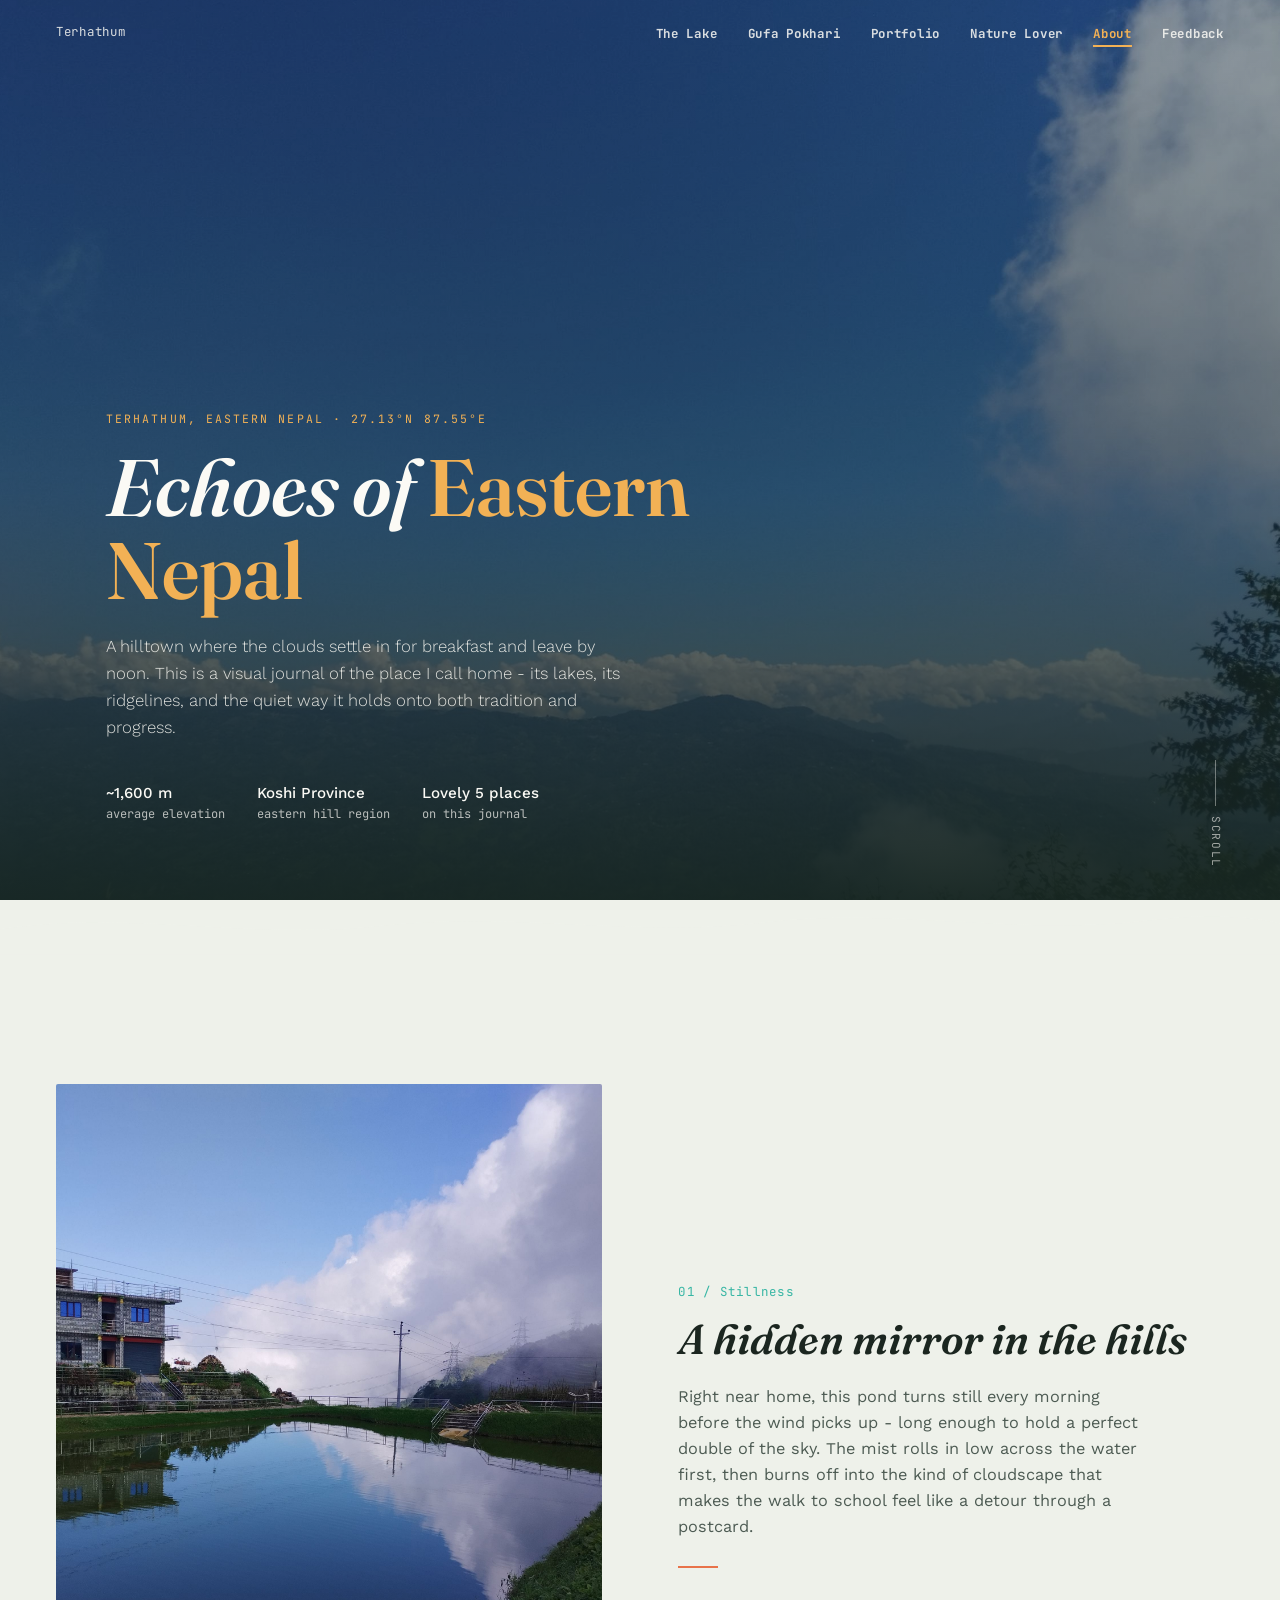
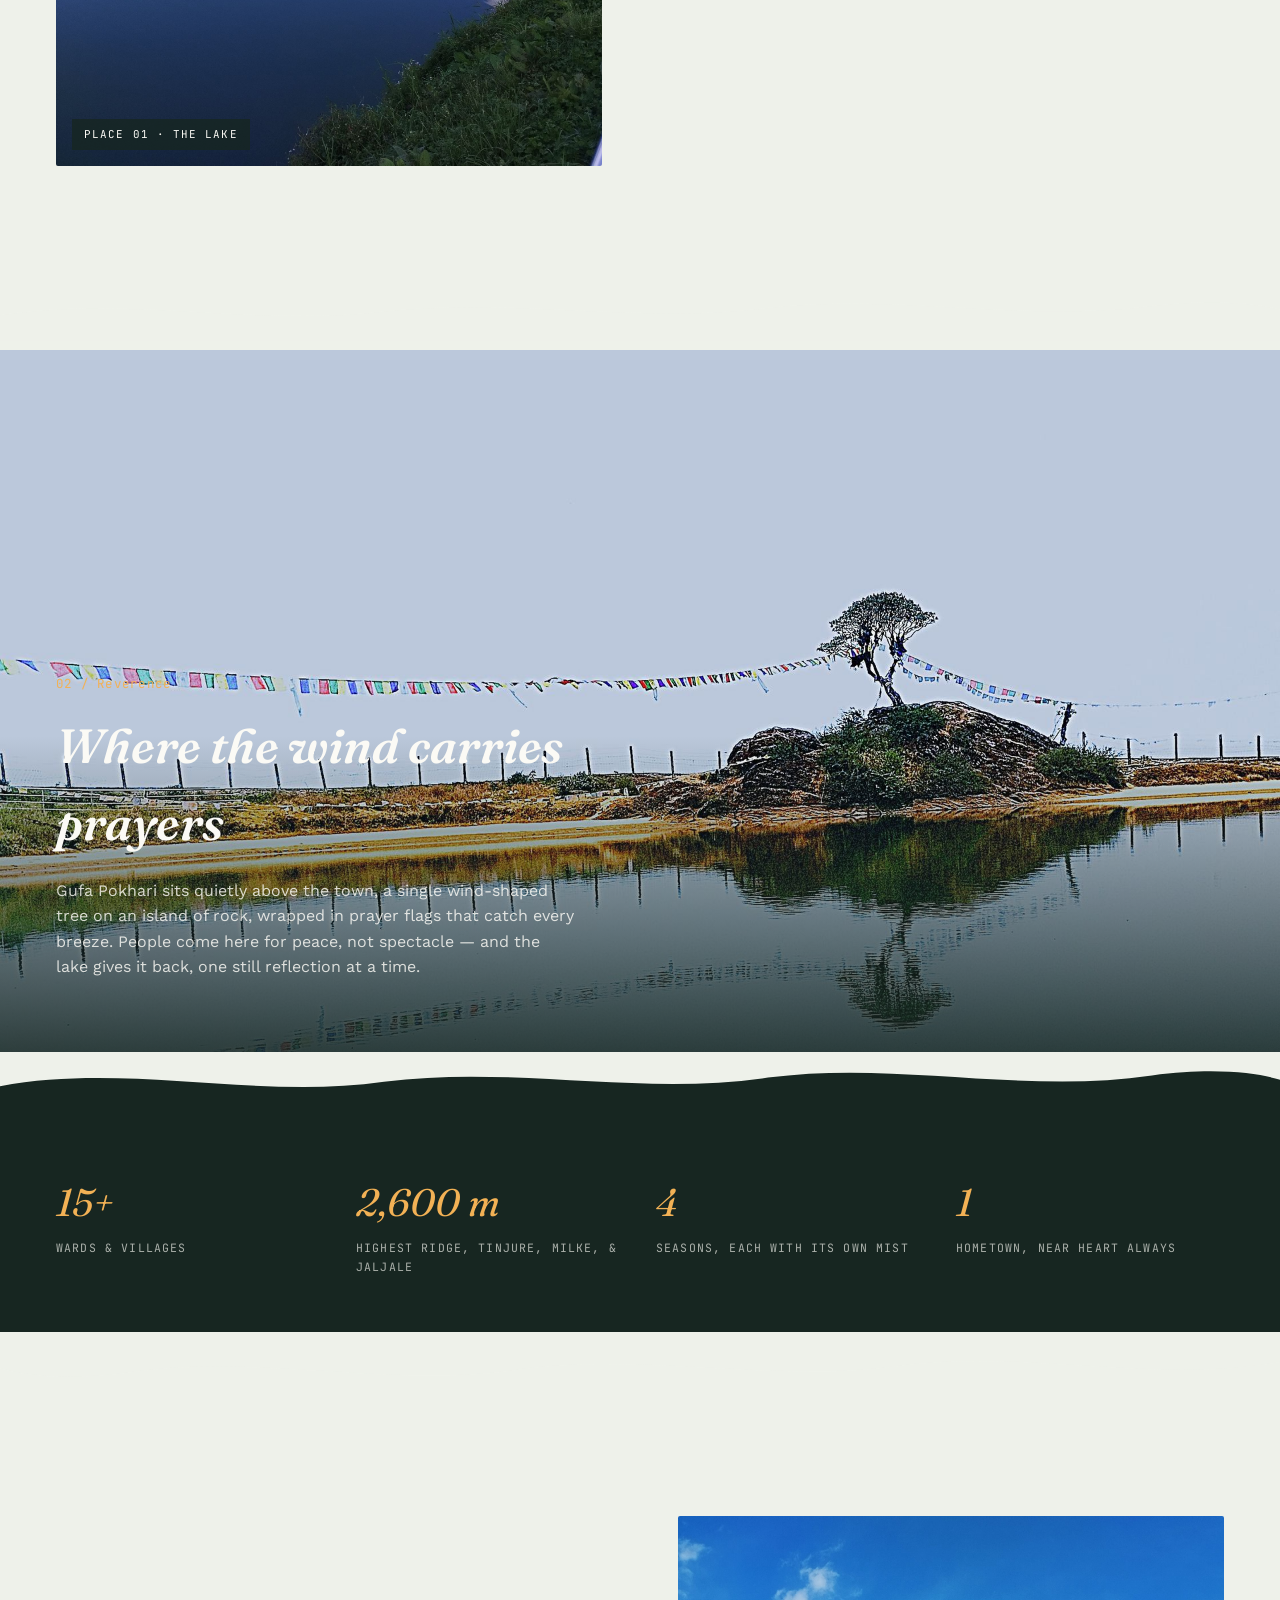
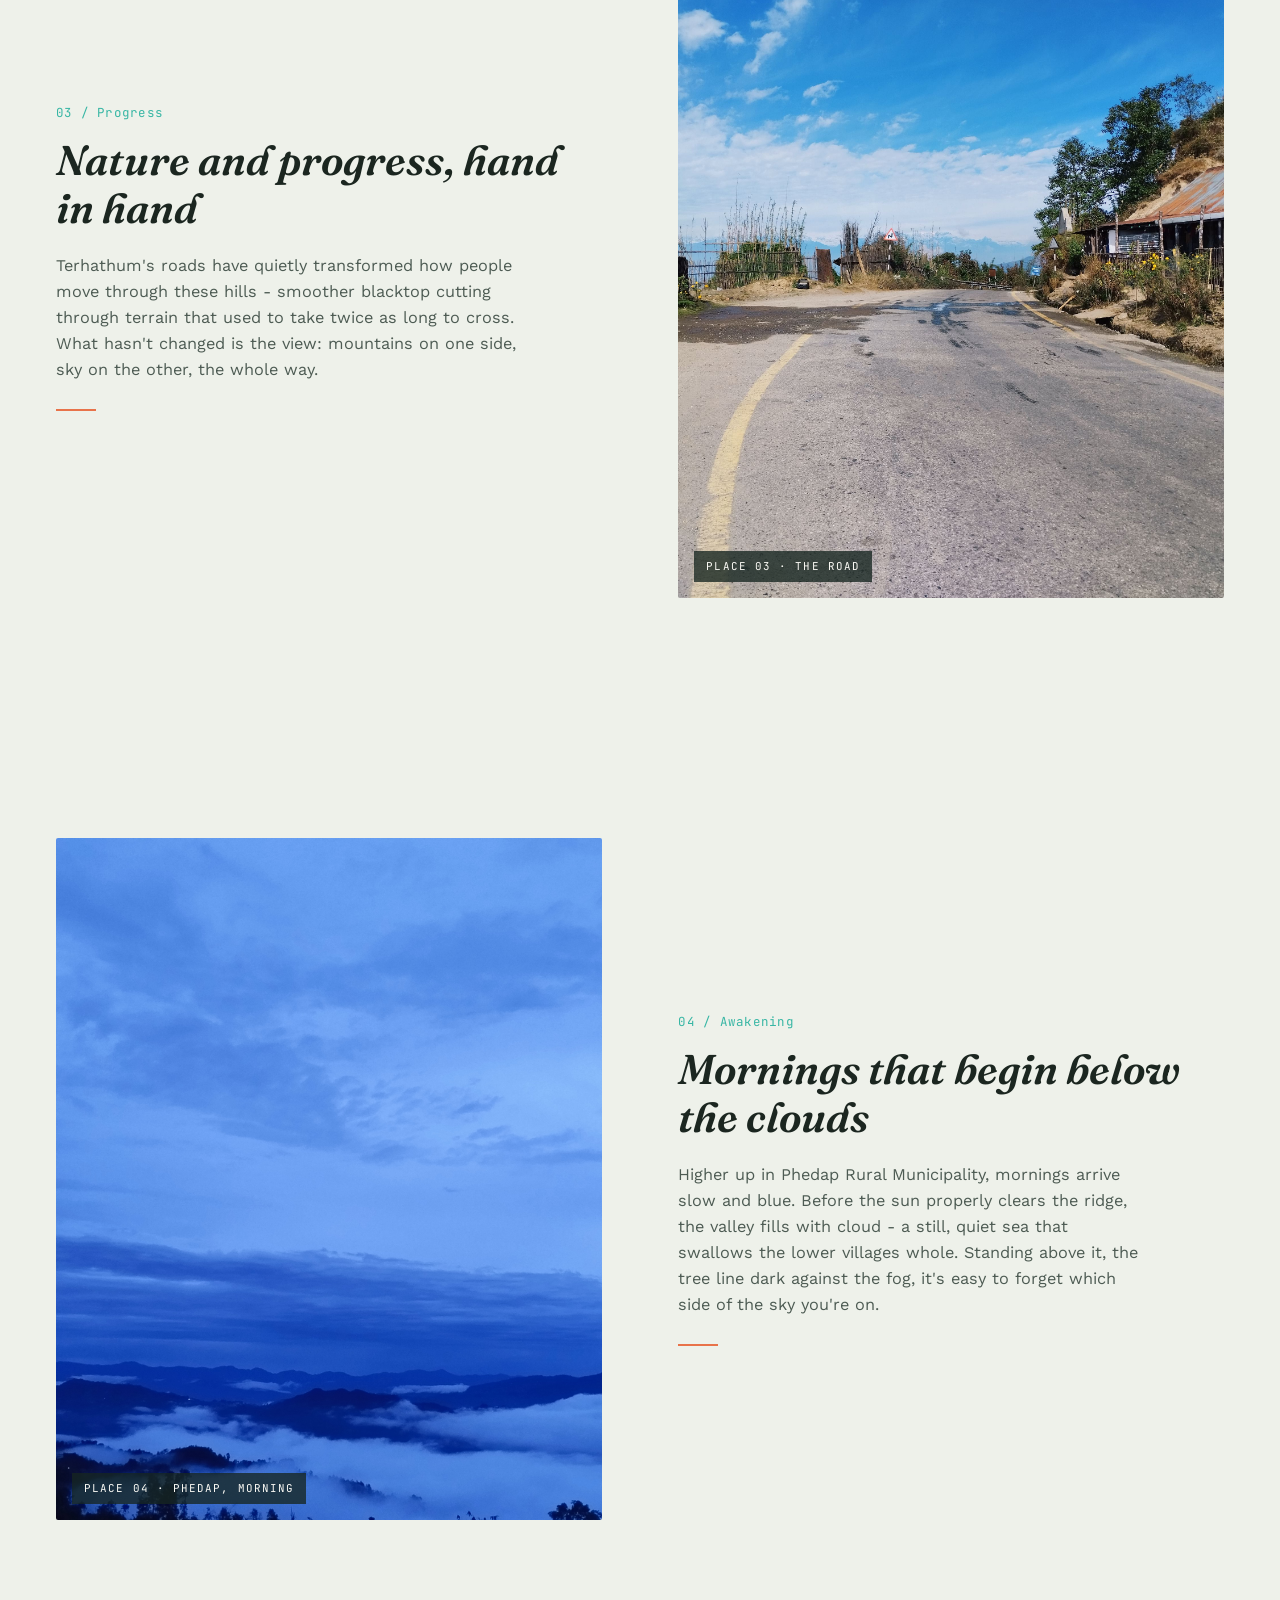
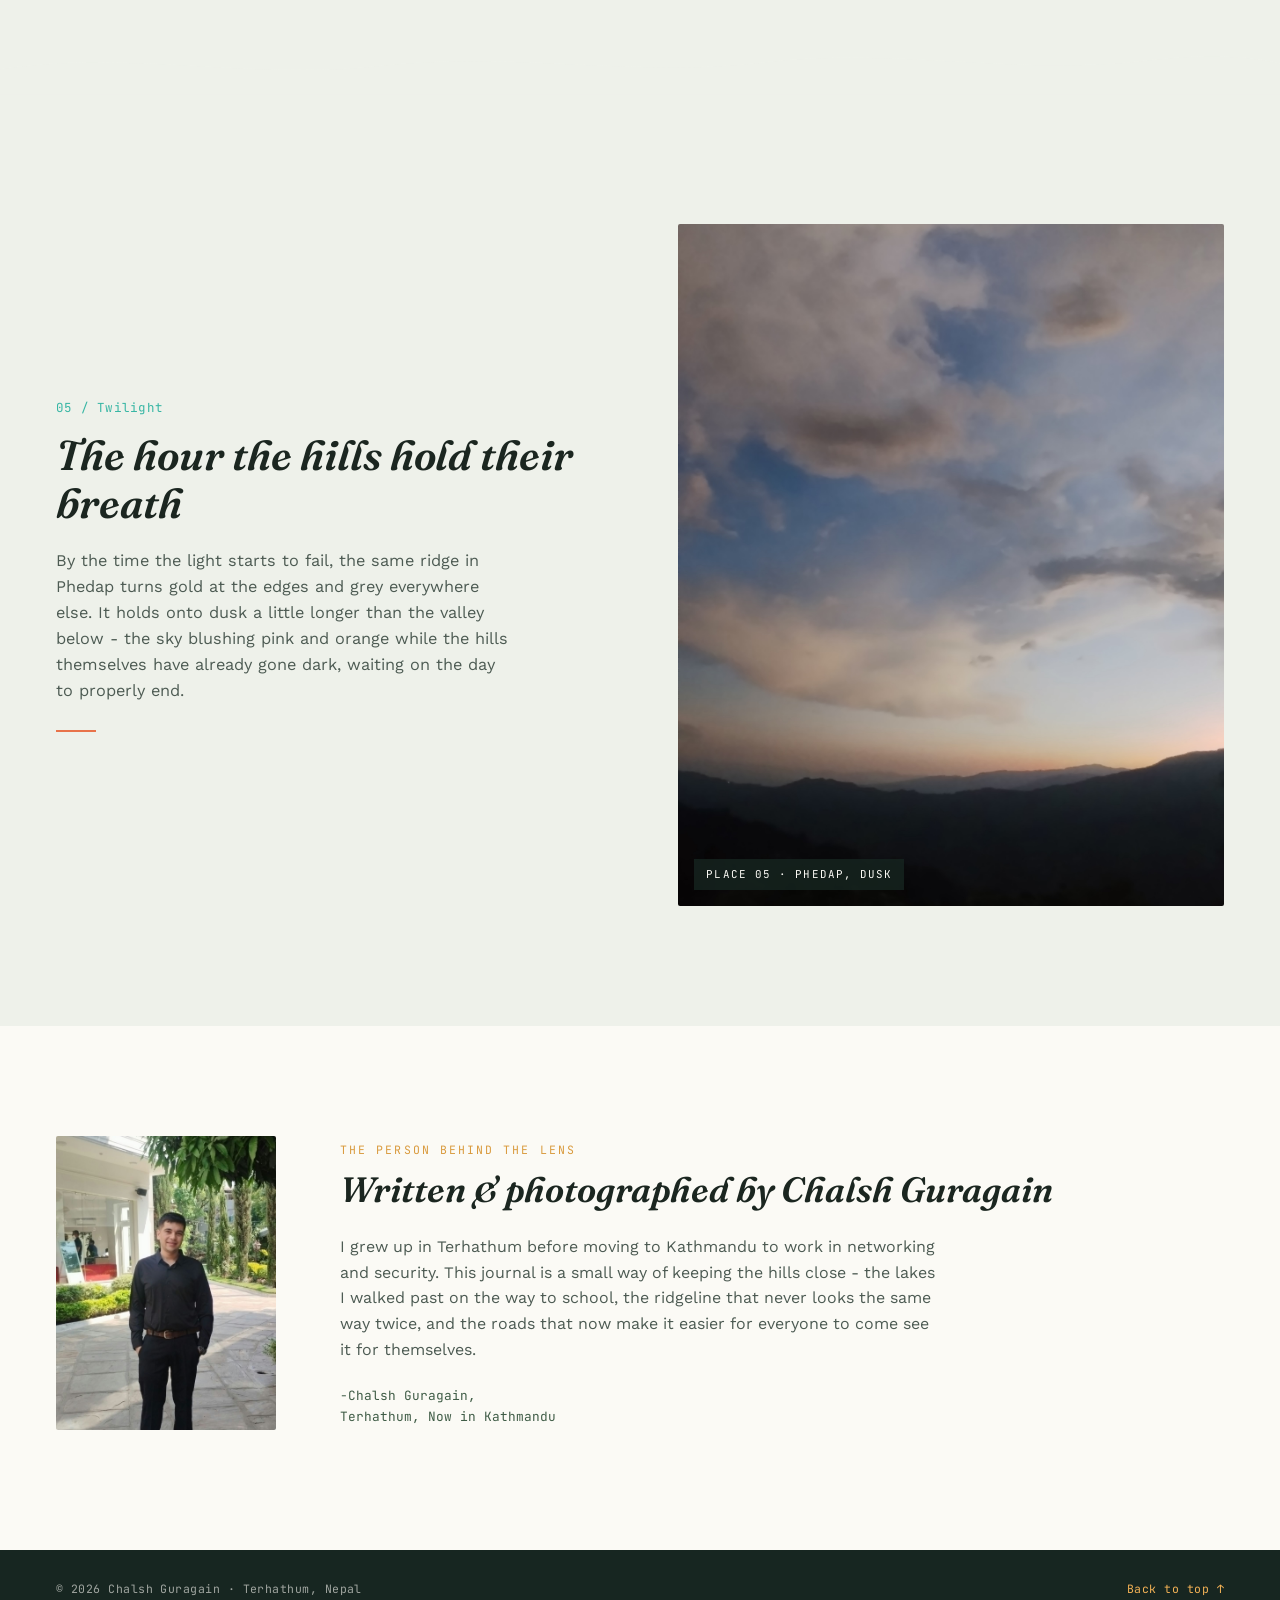
<file: Replacedindex.html>
<!DOCTYPE html>
<html lang="en">
<head>
<meta charset="UTF-8">
<meta name="viewport" content="width=device-width, initial-scale=1.0">
<title>Echoes of Eastern Nepal - Terhathum</title>
<meta name="description" content="A visual journal of Terhathum, a hilltown in eastern Nepal - misty lakes, prayer-flag ridgelines, and roads that thread nature and progress together.">
<link rel="stylesheet" href="styles.css">
</head>
  
<body>
<a class="skip-link" href="#main">Skip to content</a>

<nav class="site-nav" id="siteNav">
  <a class="brand" href="#top">Terhathum</a>
  <button class="nav-toggle" id="navToggle" aria-label="Toggle navigation" aria-expanded="false" aria-controls="navLinks">☰</button>
  <ul id="navLinks">
    <li><a href="#lake"><strong>The Lake</strong></a></li>
    <li><a href="#gufa-pokhari"><strong>Gufa Pokhari</strong></a></li>
    <li><a href="portfolio.html"><strong>Portfolio</strong></a></li>
    <li><a href="2daytrip.html"><strong>Nature Lover</strong></a></li>
    <li><a href="#about"><strong>About</strong></a></li>
    <li><a href="feedback.html"><strong>Feedback</strong></a></li>
  </ul>
</nav>
  
<main id="main">
  <header class="hero" id="top">
    <img src="images/Hills.jpg" alt="Layered green ridgelines of Terhathum rising into a bank of clouds under a deep blue sky">
    <div class="hero-content">
      <span class="eyebrow">Terhathum, Eastern Nepal · 27.13°N 87.55°E</span>
      <h1>Echoes of <em>Eastern Nepal</em></h1>
      <p class="lede">A hilltown where the clouds settle in for breakfast and leave by noon. This is a visual journal of the place I call home - its lakes, its ridgelines, and the quiet way it holds onto both tradition and progress.</p>
      <div class="hero-meta">
        <div><strong>~1,600 m</strong>average elevation</div>
        <div><strong>Koshi Province</strong>eastern hill region</div>
        <div><strong>Lovely 5 places</strong>on this journal</div>
      </div>
    </div>
    <div class="scroll-cue"><span class="line"></span>SCROLL</div>
  </header>

  <svg class="ridge" viewBox="0 0 1200 70" preserveAspectRatio="none" aria-hidden="true">
    <path d="M0,60 L0,32 C120,10 240,45 360,28 C480,12 600,42 720,24 C840,8 960,40 1080,22 C1140,14 1180,20 1200,26 L1200,60 Z"></path>
  </svg>
  
  <section class="story reveal" id="lake">
    
    <div class="story-grid">
      <div class="story-media">
        <img src="images/Clean_Lake.jpg" alt="A calm pond in Terhathum reflecting a bright blue sky and layered clouds, with a house beside it with lovely clouds in natural blue mirror.">
        <span class="tag">place 01 · The Lake</span>
      </div>
      
      <div class="story-copy">
        <span class="index">01 / Stillness</span>
        <h2>A hidden mirror in the hills</h2>
        <p>Right near home, this pond turns still every morning before the wind picks up - long enough to hold a perfect double of the sky. The mist rolls in low across the water first, then burns off into the kind of cloudscape that makes the walk to school feel like a detour through a postcard.</p>
        <div class="divider"></div>
      </div>
    </div>
  </section>

  <svg class="ridge" viewBox="0 0 1200 70" preserveAspectRatio="none" aria-hidden="true">
    <path d="M0,60 L0,32 C120,10 240,45 360,28 C480,12 600,42 720,24 C840,8 960,40 1080,22 C1140,14 1180,20 1200,26 L1200,60 Z"></path>
  </svg>

  <section class="story full reveal" id="gufa-pokhari">
    <div class="full-media">
      <img src="images/Gufa_Pokhari.jpg" alt="In the hills a lovely natural pond Gufa Pokhari, A lone tree on a rock island at Gufa Pokhari, strung with colourful prayer flags, reflected in the still lake water">
      <div class="full-caption">
        <span class="index">02 / Reverence</span>
        <h2>Where the wind carries prayers</h2>
        <p>Gufa Pokhari sits quietly above the town, a single wind-shaped tree on an island of rock, wrapped in prayer flags that catch every breeze. People come here for peace, not spectacle — and the lake gives it back, one still reflection at a time.</p>
      </div>
    </div>
    
  </section>

  <svg class="ridge on-pine" viewBox="0 0 1200 60" preserveAspectRatio="none" aria-hidden="true">
    <path d="M0,60 L0,32 C120,10 240,45 360,28 C480,12 600,42 720,24 C840,8 960,40 1080,22 C1140,14 1180,20 1200,26 L1200,60 Z"></path>
  </svg>

  <section class="stats reveal">
    <div class="stats-grid">
      <div class="stat"><div class="num">15+</div><div class="label">Wards &amp; villages</div></div>
      <div class="stat"><div class="num">2,600 m</div><div class="label">Highest ridge, Tinjure, Milke, & Jaljale</div></div>
      <div class="stat"><div class="num">4</div><div class="label">Seasons, each with its own mist</div></div>
      <div class="stat"><div class="num">1</div><div class="label">Hometown, Near Heart always</div></div>
    </div>
  </section>

  <svg class="ridge flip" viewBox="0 0 1200 60" preserveAspectRatio="none" aria-hidden="true">
    <path d="M0,60 L0,32 C120,10 240,45 360,28 C480,12 600,42 720,24 C840,8 960,40 1080,22 C1140,14 1180,20 1200,26 L1200,60 Z"></path>
  </svg>

  <section class="story reveal" id="road">
    <div class="story-grid reverse">
      <div class="story-media">
        <img src="images/Road.jpg" alt="A smooth blacktop mountain road winding through Terhathum under a clear blue sky, lined by small shops">
        <span class="tag">Place 03 · The Road</span>
      </div>

      
      <div class="story-copy">
        <span class="index">03 / Progress</span>
        <h2>Nature and progress, hand in hand</h2>
        <p>Terhathum's roads have quietly transformed how people move through these hills - smoother blacktop cutting through terrain that used to take twice as long to cross. What hasn't changed is the view: mountains on one side, sky on the other, the whole way.</p>
        <div class="divider"></div>
      </div>
    </div>
    
  </section>
        <section class="story reveal" id="phedap-morning">
    <div class="story-grid">
      <div class="story-media">
        <img src="images/Heavenly.jpg" alt="Deep blue early morning sky over Phedap Rural Municipality, a sea of cloud pooling in the valley below misty, tree-lined ridgelines">
        <span class="tag">place 04 · Phedap, Morning</span>
      </div>

      <div class="story-copy">
        <span class="index">04 / Awakening</span>
        <h2>Mornings that begin below the clouds</h2>
        <p>Higher up in Phedap Rural Municipality, mornings arrive slow and blue. Before the sun properly clears the ridge, the valley fills with cloud - a still, quiet sea that swallows the lower villages whole. Standing above it, the tree line dark against the fog, it's easy to forget which side of the sky you're on.</p>
        <div class="divider"></div>
      </div>
    </div>
  </section>

  <svg class="ridge" viewBox="0 0 1200 70" preserveAspectRatio="none" aria-hidden="true">
    <path d="M0,60 L0,32 C120,10 240,45 360,28 C480,12 600,42 720,24 C840,8 960,40 1080,22 C1140,14 1180,20 1200,26 L1200,60 Z"></path>
  </svg>

  <section class="story reveal" id="phedap-dusk">
    <div class="story-grid reverse">
      <div class="story-media">
        <img src="images/Dusk.jpg" alt="Dusk sky over the ridgelines of Phedap Rural Municipality, soft blush and grey clouds fading above darkening mountains">
        <span class="tag">place 05 · Phedap, Dusk</span>
      </div>

      <div class="story-copy">
        <span class="index">05 / Twilight</span>
        <h2>The hour the hills hold their breath</h2>
        <p>By the time the light starts to fail, the same ridge in Phedap turns gold at the edges and grey everywhere else. It holds onto dusk a little longer than the valley below - the sky blushing pink and orange while the hills themselves have already gone dark, waiting on the day to properly end.</p>
        <div class="divider"></div>
      
      </div>
      
    </div>
  </section>
  <section class="about reveal" id="about">
    <div class="about-grid">
      <div class="about-portrait">
        <img src="images/Me.jpg" alt="Portrait of Chalsh Guragain standing outdoors">
      </div>
      
      <div>
        <span class="eyebrow">The person behind the lens</span>
        <h2>Written &amp; photographed by Chalsh Guragain</h2>
        <p>I grew up in Terhathum before moving to Kathmandu to work in networking and security. This journal is a small way of keeping the hills close - the lakes I walked past on the way to school, the ridgeline that never looks the same way twice, and the roads that now make it easier for everyone to come see it for themselves.</p>
        <p class="signoff">-Chalsh Guragain,<br>Terhathum, Now in Kathmandu</p>
      </div>
    </div>
    
  </section>
</main>
  
<footer>
  <span>© <span id="year"></span> Chalsh Guragain · Terhathum, Nepal</span>
  <a href="#top">Back to top ↑</a>
</footer>

<script src="script.js"></script>
</body>
</html>
</file>
<file: styles.css>
@import url('https://fonts.googleapis.com/css2?family=Fraunces:opsz,wght@9..144,300;9..144,500;9..144,600;9..144,700&family=Work+Sans:wght@300;400;500;600&family=JetBrains+Mono:wght@400;500&display=swap');

:root {
  --pine: #172621;
  --pine-soft: #24362f;
  --mist: #eef1ea;
  --paper: #fbfaf5;
  --sky-haze: #7fa0ab;
  --marigold: #d99a3d;
  --moss: #3f5c46;
  --ink: #1b2620;
  --ink-soft: #4d5b53;

  /* Brighter accent layer — used for anything interactive: links, buttons,
     chart bars, stat highlights. Keeps the moody editorial base intact but
     gives clickable / data elements more pop. */
  --marigold-bright: #f2b155;
  --coral: #e8734a;
  --teal-bright: #37b6a4;
  --sky-bright: #57bcdd;

  --display: 'Fraunces', serif;
  --body: 'Work Sans', sans-serif;
  --mono: 'JetBrains Mono', monospace;

  --max: 1180px;
}

* { box-sizing: border-box; }

html { scroll-behavior: smooth; }

body {
  margin: 0;
  background: var(--mist);
  color: var(--ink);
  font-family: var(--body);
  font-weight: 400;
  line-height: 1.6;
  -webkit-font-smoothing: antialiased;
}

img { max-width: 100%; display: block; }

a { color: inherit; }

.eyebrow {
  font-family: var(--mono);
  font-size: 0.72rem;
  letter-spacing: 0.18em;
  text-transform: uppercase;
  color: var(--marigold);
}

h1, h2, h3 {
  font-family: var(--display);
  font-weight: 600;
  margin: 0;
  color: var(--ink);
}

/* ---------- Skip link / focus ---------- */
.skip-link {
  position: absolute;
  left: -999px;
  top: 0;
  background: var(--marigold-bright);
  color: var(--pine);
  padding: 10px 16px;
  z-index: 100;
}
.skip-link:focus { left: 12px; top: 12px; }

:focus-visible {
  outline: 2px solid var(--marigold-bright);
  outline-offset: 3px;
}

/* ---------- Nav ---------- */
.site-nav {
  position: fixed;
  top: 0;
  left: 0;
  right: 0;
  z-index: 50;
  display: flex;
  align-items: center;
  justify-content: space-between;
  padding: 22px clamp(20px, 5vw, 56px);
  font-family: var(--mono);
  font-size: 0.78rem;
  letter-spacing: 0.06em;
  color: var(--paper);
  mix-blend-mode: normal;
  transition: background 0.4s ease, color 0.4s ease, padding 0.3s ease;
}
.site-nav.is-scrolled {
  background: rgba(238, 241, 234, 0.95);
  backdrop-filter: blur(12px);
  -webkit-backdrop-filter: blur(12px);
  padding-top: 12px;
  padding-bottom: 12px;
  color: var(--pine);
  box-shadow: 0 4px 30px rgba(23, 38, 33, 0.08);
}
.site-nav.is-scrolled .brand,
.site-nav.is-scrolled ul a {
  color: var(--pine);
  opacity: 0.9;
}
.site-nav.is-scrolled .nav-toggle {
  color: var(--pine);
}
.site-nav.is-scrolled a:hover {
  opacity: 1;
  color: var(--coral);
}
.site-nav ul {
  list-style: none;
  display: flex;
  gap: clamp(14px, 3vw, 30px);
  margin: 0;
  padding: 0;
}
.site-nav a {
  position: relative;
  text-decoration: none;
  opacity: 0.85;
  padding-bottom: 3px;
}
.site-nav a::after {
  content: "";
  position: absolute;
  left: 0;
  right: 100%;
  bottom: -2px;
  height: 1.5px;
  background: var(--marigold-bright);
  transition: right 0.28s cubic-bezier(.2,.8,.2,1);
}
.site-nav a:hover { opacity: 1; color: var(--marigold-bright); }
.site-nav a:hover::after,
.site-nav a.active::after { right: 0; }
.site-nav a.active { opacity: 1; color: var(--marigold-bright); }
.site-nav.is-scrolled a.active { color: var(--coral); }
.site-nav.is-scrolled a::after { background: var(--coral); }

.nav-toggle {
  display: none;
  background: none;
  border: none;
  color: var(--paper);
  font-size: 1.35rem;
  line-height: 1;
  cursor: pointer;
  padding: 6px 4px;
  z-index: 60;
}

/* ---------- Hero ---------- */
.hero {
  position: relative;
  min-height: 100svh;
  display: flex;
  align-items: flex-end;
  background: var(--pine);
  overflow: hidden;
}
.hero img {
  position: absolute;
  inset: 0;
  width: 100%;
  height: 100%;
  object-fit: cover;
  opacity: 0.72;
}
.hero::after {
  content: "";
  position: absolute;
  inset: 0;
  background: linear-gradient(180deg, rgba(23,38,33,0.15) 0%, rgba(23,38,33,0.35) 55%, rgba(23,38,33,0.94) 100%);
}
.hero-content {
  position: relative;
  z-index: 2;
  max-width: var(--max);
  margin: 0 auto;
  padding: 0 clamp(20px, 5vw, 56px) 76px;
  width: 100%;
  color: var(--paper);
}
.hero-content .eyebrow { color: var(--marigold-bright); margin-bottom: 18px; display: block; }
.hero h1 {
  color: var(--paper);
  font-size: clamp(2.4rem, 6.5vw, 5rem);
  line-height: 1.03;
  max-width: 14ch;
  font-weight: 600;
  font-style: italic;
}
.hero h1 em {
  font-style: normal;
  color: var(--marigold-bright);
}
.hero p.lede {
  margin-top: 22px;
  max-width: 52ch;
  font-size: 1.05rem;
  color: rgba(251,250,245,0.86);
  font-weight: 300;
}
.hero-meta {
  margin-top: 40px;
  display: flex;
  gap: 32px;
  flex-wrap: wrap;
  font-family: var(--mono);
  font-size: 0.75rem;
  color: rgba(251,250,245,0.7);
}
.hero-meta strong { color: var(--paper); display: block; font-size: 0.95rem; font-family: var(--body); font-weight: 500; }

.hero-cta {
  display: inline-flex;
  align-items: center;
  gap: 8px;
  margin-top: 36px;
  padding: 13px 22px;
  border: 1px solid rgba(251,250,245,0.35);
  border-radius: 100px;
  text-decoration: none;
  font-family: var(--mono);
  font-size: 0.78rem;
  letter-spacing: 0.03em;
  color: var(--paper);
  transition: background 0.3s ease, border-color 0.3s ease, transform 0.25s ease, color 0.3s ease;
}
.hero-cta:hover {
  background: var(--marigold-bright);
  border-color: var(--marigold-bright);
  color: var(--pine);
  transform: translateY(-2px);
}

.scroll-cue {
  position: absolute;
  right: clamp(20px, 5vw, 56px);
  bottom: 32px;
  z-index: 2;
  writing-mode: vertical-rl;
  color: rgba(251,250,245,0.6);
  font-family: var(--mono);
  font-size: 0.7rem;
  letter-spacing: 0.15em;
  display: flex;
  align-items: center;
  gap: 10px;
}
.scroll-cue .line {
  width: 1px;
  height: 46px;
  background: rgba(251,250,245,0.4);
}

/* ---------- Ridge divider ---------- */
.ridge {
  display: block;
  width: 100%;
  height: 64px;
}
.ridge path { fill: var(--mist); }
.ridge.flip { transform: rotate(180deg); }
.ridge.on-pine path { fill: var(--pine); }

/* ---------- Story sections ---------- */
.story {
  padding: clamp(64px, 10vw, 120px) clamp(20px, 5vw, 56px);
}
.story-grid {
  max-width: var(--max);
  margin: 0 auto;
  display: grid;
  grid-template-columns: 1fr 1fr;
  gap: clamp(32px, 6vw, 80px);
  align-items: center;
}
.story-grid.reverse .story-media { order: 2; }
.story-grid.reverse .story-copy { order: 1; }

.story-media {
  position: relative;
  overflow: hidden;
  border-radius: 2px;
  cursor: zoom-in;
}
.story-media img {
  width: 100%;
  height: 100%;
  object-fit: cover;
  aspect-ratio: 4 / 5;
  transition: transform 0.8s cubic-bezier(.2,.8,.2,1);
}
.story-media:hover img { transform: scale(1.04); }
.story-media .tag {
  position: absolute;
  left: 16px;
  bottom: 16px;
  background: rgba(23,38,33,0.78);
  color: var(--paper);
  font-family: var(--mono);
  font-size: 0.68rem;
  letter-spacing: 0.1em;
  padding: 7px 12px;
  text-transform: uppercase;
}

.story-copy .index {
  font-family: var(--mono);
  color: var(--teal-bright);
  font-size: 0.78rem;
  letter-spacing: 0.1em;
  margin-bottom: 14px;
  display: block;
}
.story-copy h2 {
  font-size: clamp(1.8rem, 3.4vw, 2.6rem);
  font-style: italic;
  line-height: 1.15;
}
.story-copy p {
  margin-top: 20px;
  color: var(--ink-soft);
  font-size: 1.02rem;
  max-width: 46ch;
}
.story-copy .divider {
  width: 40px;
  height: 2px;
  background: var(--coral);
  margin-top: 26px;
}

/* full-bleed variant */
.story.full {
  padding: 0;
  position: relative;
}
.story.full .full-media {
  position: relative;
  min-height: 78vh;
  cursor: zoom-in;
}
.story.full img {
  width: 100%;
  height: 78vh;
  object-fit: cover;
}
.story.full::before {
  content: "";
  position: absolute;
  inset: 0;
  background: linear-gradient(0deg, rgba(23,38,33,0.85) 0%, rgba(23,38,33,0) 45%);
  z-index: 1;
}
.full-caption {
  position: absolute;
  z-index: 2;
  left: clamp(20px, 5vw, 56px);
  bottom: 56px;
  max-width: 640px;
  color: var(--paper);
}
.full-caption .index { color: var(--marigold-bright); font-family: var(--mono); font-size: 0.78rem; letter-spacing: 0.1em; }
.full-caption h2 { color: var(--paper); font-size: clamp(1.9rem, 4vw, 3rem); font-style: italic; margin-top: 12px; }
.full-caption p { color: rgba(251,250,245,0.82); margin-top: 16px; max-width: 52ch; }

/* ---------- Stat strip ---------- */
.stats {
  background: var(--pine);
  color: var(--paper);
  padding: 56px clamp(20px, 5vw, 56px);
}
.stats-grid {
  max-width: var(--max);
  margin: 0 auto;
  display: grid;
  grid-template-columns: repeat(auto-fit, minmax(160px, 1fr));
  gap: 32px;
}
.stat .num {
  font-family: var(--display);
  font-style: italic;
  font-size: clamp(1.8rem, 3vw, 2.4rem);
  color: var(--marigold-bright);
}
.stat .label {
  font-family: var(--mono);
  font-size: 0.72rem;
  letter-spacing: 0.1em;
  text-transform: uppercase;
  color: rgba(251,250,245,0.65);
  margin-top: 6px;
}

/* ---------- About / footer ---------- */
.about {
  background: var(--paper);
  padding: clamp(64px, 10vw, 110px) clamp(20px, 5vw, 56px);
}
.about-grid {
  max-width: var(--max);
  margin: 0 auto;
  display: grid;
  grid-template-columns: 220px 1fr;
  gap: clamp(30px, 6vw, 64px);
  align-items: start;
}
.about-portrait {
  aspect-ratio: 3/4;
  overflow: hidden;
  border-radius: 2px;
  cursor: zoom-in;
}
.about-portrait img { width: 100%; height: 100%; object-fit: cover; }
.about h2 {
  font-size: clamp(1.6rem, 3vw, 2.2rem);
  font-style: italic;
}
.about p { color: var(--ink-soft); max-width: 60ch; margin-top: 16px; }
.about .signoff {
  margin-top: 24px;
  font-family: var(--mono);
  font-size: 0.8rem;
  color: var(--moss);
}

footer {
  background: var(--pine);
  color: rgba(251,250,245,0.6);
  padding: 30px clamp(20px, 5vw, 56px);
  display: flex;
  justify-content: space-between;
  flex-wrap: wrap;
  gap: 12px;
  font-family: var(--mono);
  font-size: 0.72rem;
  letter-spacing: 0.04em;
}
footer a { text-decoration: none; color: var(--marigold-bright); }
footer a:hover { color: var(--coral); }

/* ---------- Reveal on scroll ---------- */
.reveal {
  opacity: 0;
  transform: translateY(24px);
  transition: opacity 0.8s ease, transform 0.8s ease;
}
.reveal.is-visible {
  opacity: 1;
  transform: none;
}

@media (prefers-reduced-motion: reduce) {
  html { scroll-behavior: auto; }
  .reveal, .story-media img { transition: none; }
  .reveal { opacity: 1; transform: none; }
}

/* ---------- Responsive ---------- */
@media (max-width: 860px) {
  .story-grid { grid-template-columns: 1fr; }
  .story-grid.reverse .story-media,
  .story-grid.reverse .story-copy { order: initial; }
  .about-grid { grid-template-columns: 1fr; }
  .about-portrait { max-width: 200px; }
  .site-nav ul { gap: 14px; }
  .story.full img, .story.full .full-media { height: 62vh; }
}

@media (max-width: 560px) {
  .nav-toggle { display: block; }

  .site-nav ul {
    position: fixed;
    top: 0;
    right: -100%;
    height: 100vh;
    width: min(78vw, 300px);
    margin: 0;
    padding: 96px 32px 40px;
    flex-direction: column;
    gap: 22px;
    background: rgba(23, 38, 33, 0.97);
    backdrop-filter: blur(10px);
    -webkit-backdrop-filter: blur(10px);
    transition: right 0.35s ease;
  }
  .site-nav ul a {
    font-size: 1rem;
    color: var(--paper) !important;
  }
  .site-nav ul a:hover {
    color: var(--marigold-bright) !important;
  }
  .site-nav ul.is-open { right: 0; }
}

/* ---------- Scroll Progress ---------- */
.scroll-progress {
  position: fixed;
  top: 0;
  left: 0;
  width: 0;
  height: 2px;
  background: linear-gradient(90deg, var(--marigold-bright), var(--coral));
  z-index: 1000;
  transition: width 0.08s linear;
}

/* =========================================================
   LIGHTBOX (photos are now clickable across every page)
   ========================================================= */
.lightbox-overlay {
  position: fixed;
  inset: 0;
  z-index: 2000;
  background: rgba(15, 22, 19, 0.94);
  display: flex;
  align-items: center;
  justify-content: center;
  padding: clamp(20px, 5vw, 60px);
  opacity: 0;
  visibility: hidden;
  transition: opacity 0.3s ease;
}
.lightbox-overlay.is-open { opacity: 1; visibility: visible; }
.lightbox-figure {
  max-width: min(1100px, 92vw);
  max-height: 86vh;
  display: flex;
  flex-direction: column;
  align-items: center;
  transform: scale(0.96);
  transition: transform 0.3s ease;
}
.lightbox-overlay.is-open .lightbox-figure { transform: scale(1); }
.lightbox-figure img {
  max-height: 76vh;
  width: auto;
  max-width: 100%;
  border-radius: 2px;
  box-shadow: 0 30px 70px rgba(0,0,0,0.5);
}
.lightbox-caption {
  margin-top: 16px;
  color: var(--paper);
  font-family: var(--mono);
  font-size: 0.78rem;
  letter-spacing: 0.05em;
  opacity: 0.85;
  text-align: center;
}
.lightbox-close,
.lightbox-nav {
  position: fixed;
  background: rgba(251,250,245,0.08);
  border: 1px solid rgba(251,250,245,0.25);
  color: var(--paper);
  border-radius: 50%;
  width: 44px;
  height: 44px;
  display: flex;
  align-items: center;
  justify-content: center;
  font-size: 1.1rem;
  cursor: pointer;
  transition: background 0.25s ease, transform 0.2s ease, border-color 0.25s ease;
}
.lightbox-close:hover,
.lightbox-nav:hover {
  background: var(--marigold-bright);
  color: var(--pine);
  border-color: var(--marigold-bright);
  transform: translateY(-2px);
}
.lightbox-close { top: 24px; right: clamp(20px, 5vw, 56px); }
.lightbox-nav.prev { left: clamp(12px, 3vw, 40px); top: 50%; transform: translateY(-50%); }
.lightbox-nav.next { right: clamp(12px, 3vw, 40px); top: 50%; transform: translateY(-50%); }
.lightbox-nav.prev:hover { transform: translateY(-50%) translateX(-2px); }
.lightbox-nav.next:hover { transform: translateY(-50%) translateX(2px); }

@media (max-width: 640px) {
  .lightbox-nav { width: 38px; height: 38px; font-size: 0.95rem; }
}

/* =========================================================
   TRAVEL DASHBOARD PAGE
   A trail-log, not a SaaS card grid: places sit as stops
   along a vertical route line, the way a trekking map would
   lay them out — brighter accents live here on purpose.
   ========================================================= */
.dash-hero {
  background: var(--pine);
  color: var(--paper);
  padding: calc(96px + 3vw) clamp(20px, 5vw, 56px) 64px;
}
.dash-hero-inner {
  max-width: var(--max);
  margin: 0 auto;
}
.dash-hero .eyebrow { color: var(--marigold-bright); }
.dash-hero h1 {
  color: var(--paper);
  font-style: italic;
  font-size: clamp(2rem, 5vw, 3.4rem);
  margin-top: 16px;
  max-width: 18ch;
}
.dash-hero p {
  margin-top: 18px;
  max-width: 56ch;
  color: rgba(251,250,245,0.78);
  font-size: 1.02rem;
  font-weight: 300;
}

.dash-figures {
  max-width: var(--max);
  margin: 0 auto;
  padding: 0 clamp(20px, 5vw, 56px);
  margin-top: -46px;
  position: relative;
  z-index: 3;
  display: grid;
  grid-template-columns: repeat(4, 1fr);
  gap: 1px;
  background: rgba(23,38,33,0.08);
  border-radius: 4px;
  overflow: hidden;
}
.dash-figure {
  background: var(--paper);
  padding: 26px 22px;
  border-top: 3px solid var(--marigold-bright);
}
.dash-figure:nth-child(2) { border-top-color: var(--coral); }
.dash-figure:nth-child(3) { border-top-color: var(--teal-bright); }
.dash-figure:nth-child(4) { border-top-color: var(--sky-bright); }
.dash-figure .num {
  font-family: var(--display);
  font-style: italic;
  font-size: clamp(1.9rem, 3.4vw, 2.6rem);
  color: var(--ink);
}
.dash-figure .label {
  font-family: var(--mono);
  font-size: 0.7rem;
  letter-spacing: 0.08em;
  text-transform: uppercase;
  color: var(--ink-soft);
  margin-top: 6px;
}

/* elevation chart */
.dash-chart {
  max-width: var(--max);
  margin: 0 auto;
  padding: clamp(72px, 8vw, 100px) clamp(20px, 5vw, 56px) 20px;
}
.dash-chart-head { max-width: 60ch; }
.dash-chart-head .index { font-family: var(--mono); color: var(--teal-bright); font-size: 0.78rem; letter-spacing: 0.1em; }
.dash-chart-head h2 { font-style: italic; font-size: clamp(1.7rem, 3.2vw, 2.3rem); margin-top: 12px; }
.dash-chart-head p { color: var(--ink-soft); margin-top: 14px; }

.chart-bars {
  margin-top: 48px;
  display: flex;
  align-items: flex-end;
  gap: clamp(14px, 3vw, 36px);
  height: 240px;
  border-bottom: 1px solid rgba(23,38,33,0.15);
  padding-bottom: 2px;
}
.chart-bar {
  flex: 1;
  display: flex;
  flex-direction: column;
  align-items: center;
  justify-content: flex-end;
  height: 100%;
}
.chart-bar .bar {
  width: 100%;
  max-width: 64px;
  background: linear-gradient(180deg, var(--bar-color, var(--marigold-bright)), color-mix(in srgb, var(--bar-color, var(--marigold-bright)) 70%, var(--pine)));
  border-radius: 3px 3px 0 0;
  height: 0%;
  transition: height 1.1s cubic-bezier(.2,.8,.2,1);
}
.chart-bar.is-visible .bar { height: var(--bar-height, 10%); }
.chart-bar .bar-value {
  font-family: var(--mono);
  font-size: 0.72rem;
  color: var(--ink);
  margin-top: 10px;
}
.chart-bar .bar-label {
  font-family: var(--body);
  font-size: 0.82rem;
  color: var(--ink-soft);
  margin-top: 3px;
  text-align: center;
}

/* trail / timeline */
.trail-section {
  max-width: var(--max);
  margin: 0 auto;
  padding: clamp(72px, 8vw, 110px) clamp(20px, 5vw, 56px);
}
.trail-head { max-width: 60ch; margin-bottom: 56px; }
.trail-head .index { font-family: var(--mono); color: var(--teal-bright); font-size: 0.78rem; letter-spacing: 0.1em; }
.trail-head h2 { font-style: italic; font-size: clamp(1.7rem, 3.2vw, 2.3rem); margin-top: 12px; }
.trail-head p { color: var(--ink-soft); margin-top: 14px; }

.trail {
  position: relative;
  padding-left: 44px;
}
.trail::before {
  content: "";
  position: absolute;
  left: 10px;
  top: 8px;
  bottom: 8px;
  width: 2px;
  background: repeating-linear-gradient(180deg, rgba(23,38,33,0.18) 0 8px, transparent 8px 14px);
}
.trail-stop {
  position: relative;
  display: grid;
  grid-template-columns: 128px 1fr;
  gap: 24px;
  align-items: center;
  padding: 26px 0;
  border-bottom: 1px solid rgba(23,38,33,0.1);
}
.trail-stop:last-child { border-bottom: none; }
.trail-stop::before {
  content: "";
  position: absolute;
  left: -44px;
  top: 50%;
  transform: translateY(-50%);
  width: 14px;
  height: 14px;
  border-radius: 50%;
  background: var(--stop-color, var(--marigold-bright));
  box-shadow: 0 0 0 5px var(--mist);
}
.trail-thumb {
  width: 128px;
  height: 96px;
  border-radius: 2px;
  overflow: hidden;
  cursor: zoom-in;
}
.trail-thumb img {
  width: 100%;
  height: 100%;
  object-fit: cover;
  transition: transform 0.5s ease;
}
.trail-thumb:hover img { transform: scale(1.08); }
.trail-copy h3 {
  font-size: 1.2rem;
  font-style: italic;
}
.trail-meta {
  display: flex;
  flex-wrap: wrap;
  gap: 14px;
  margin-top: 6px;
  font-family: var(--mono);
  font-size: 0.74rem;
  color: var(--stop-color, var(--marigold-bright));
  letter-spacing: 0.02em;
}
.trail-copy p {
  margin-top: 10px;
  color: var(--ink-soft);
  font-size: 0.95rem;
  max-width: 56ch;
}

/* gallery */
.gallery-section {
  background: var(--pine-soft);
  padding: clamp(72px, 8vw, 110px) clamp(20px, 5vw, 56px);
}
.gallery-head { max-width: var(--max); margin: 0 auto 40px; color: var(--paper); }
.gallery-head .index { font-family: var(--mono); color: var(--marigold-bright); font-size: 0.78rem; letter-spacing: 0.1em; }
.gallery-head h2 { color: var(--paper); font-style: italic; font-size: clamp(1.7rem, 3.2vw, 2.3rem); margin-top: 12px; }
.gallery-head p { color: rgba(251,250,245,0.75); margin-top: 12px; max-width: 56ch; }

.gallery-grid {
  max-width: var(--max);
  margin: 0 auto;
  display: grid;
  grid-template-columns: repeat(4, 1fr);
  gap: 14px;
}
.gallery-grid a {
  display: block;
  aspect-ratio: 1;
  overflow: hidden;
  border-radius: 3px;
  cursor: zoom-in;
  position: relative;
}
.gallery-grid img {
  width: 100%;
  height: 100%;
  object-fit: cover;
  transition: transform 0.5s ease, filter 0.5s ease;
}
.gallery-grid a:hover img { transform: scale(1.07); }
.gallery-grid a::after {
  content: "＋";
  position: absolute;
  inset: 0;
  display: flex;
  align-items: center;
  justify-content: center;
  color: var(--paper);
  font-size: 1.6rem;
  background: rgba(23,38,33,0.35);
  opacity: 0;
  transition: opacity 0.3s ease;
}
.gallery-grid a:hover::after { opacity: 1; }

.dash-note {
  max-width: var(--max);
  margin: 0 auto;
  padding: 40px clamp(20px, 5vw, 56px) 0;
  color: var(--ink-soft);
  font-size: 0.9rem;
  font-style: italic;
}
@media (max-width: 860px) {
  .dash-figures { grid-template-columns: repeat(2, 1fr); }
  .chart-bars { gap: 14px; }
  .trail-stop { grid-template-columns: 88px 1fr; }
  .trail-thumb { width: 88px; height: 72px; }
  .gallery-grid { grid-template-columns: repeat(2, 1fr); }
}
</file>
<file: feedback.css>
.feedback-hero{
    position: relative;
    min-height: 75vh;

    display: flex;
    align-items: center;

    background:
        linear-gradient(
            rgba(0,0,0,.45),
            rgba(0,0,0,.45)
        ),
        url("./images/feedback.jpg") center center / cover no-repeat;
}

.feedback-content{
    max-width:1180px;
    margin:auto;
    padding:150px 40px 120px;
    color:white;
}

.feedback-content h1{

    font-family:var(--display);

    font-size:clamp(2.5rem,2.5vw,4.5rem);

    color:white;
}

.feedback-content h1 em{

    color:var(--marigold);

    font-style:normal;
}

.feedback-content .lede{

    max-width:60ch;

    color:rgba(255,255,255,.8);
}

.feedback-section{

    background:var(--mist);

    padding:80px 20px;
}

.feedback-card{

    max-width:820px;

    margin:auto;

    background:white;

    padding:45px;

    border-radius:6px;

    box-shadow:

    0 20px 60px rgba(0,0,0,.08);
}

.feedback-card label{

    display:block;

    margin-top:18px;

    font-weight:600;

    color:var(--ink);
}

.feedback-card input,
.feedback-card textarea,
.feedback-card select{

    width:100%;

    padding:14px;

    margin-top:8px;

    border:1px solid #d9d9d9;

    font-family:var(--body);

    font-size:15px;

    border-radius:4px;

    transition:.3s;
}

.feedback-card input:focus,
.feedback-card textarea:focus,
.feedback-card select:focus{

    border-color:var(--marigold);

    outline:none;

    box-shadow:0 0 0 4px rgba(217,154,61,.15);
}
.feedback-btn{

    margin-top:30px;

    background:var(--marigold);

    color:white;

    border:none;

    padding:15px 34px;

    font-family:var(--mono);

    cursor:pointer;

    transition:.3s;
}
.feedback-btn:hover{

    transform:translateY(-2px);

    box-shadow:0 10px 30px rgba(217,154,61,.35);
}
.feedback-btn:disabled{
    opacity:.6;
    cursor:not-allowed;
    transform:none;
}
.form-status{
    margin-top:16px;
    font-family:var(--body);
    font-size:14px;
    min-height:1.2em;
}
.form-status.success{
    color:var(--moss);
}

.form-status.error{
    color:#b34747;
}
.announcement{
    display:block;
    width:100%;
    background:var(--pine);
    color:#fff;
    overflow:hidden;
    white-space:nowrap;
    padding:12px 0;
    text-align:center;
    border-top:2px solid var(--marigold);
    border-bottom:2px solid var(--marigold);
    position:relative;
    z-index:1;
}
.announcement strong{
    display:inline-block;
    padding-left:100%;
    font-size:15px;
    letter-spacing:.5px;
    animation:scrollText 15s linear infinite;
}
.announcement:hover strong{
    animation-play-state:paused;
}

@keyframes scrollText{
    from{
        transform:translateX(0);
    }
    to{
        transform:translateX(-200%);
    }
}
</file>
<file: portfolio.css>
/* ============================================================
   Portfolio / CV page — extends styles.css tokens
   ============================================================ */
/* ---------- Hero ---------- */
.work-hero{
    position: relative;

    background-image:
        linear-gradient(
            rgba(0,0,0,.55),
            rgba(0,0,0,.55)
        ),
        url("./images/Lumbini.jpg");

    background-size: cover;
    background-position: center;
    background-repeat: no-repeat;
    background-attachment: fixed;

    min-height: 100vh;

    display: flex;
    align-items: center;

    padding: clamp(140px,20vw,200px)
             clamp(20px,5vw,56px)
             clamp(64px,8vw,96px);
}
.work-hero-inner {
  max-width: var(--max);
  margin: 0 auto;
  color: var(--paper);
}
.work-hero .eyebrow { display: block; margin-bottom: 18px; }
.work-hero h1 {
  color: var(--paper);
  font-size: clamp(2.2rem, 5.5vw, 4rem);
  font-style: italic;
  line-height: 1.05;
}
.work-hero h1 em { font-style: normal; color: var(--marigold); }
.work-role {
  margin-top: 14px;
  font-family: var(--mono);
  font-size: 0.9rem;
  letter-spacing: 0.03em;
  color: rgba(251,250,245,0.75);
}
.work-hero .lede {
  margin-top: 18px;
  max-width: 60ch;
  color: rgba(251,250,245,0.86);
  font-size: 1.02rem;
  font-weight: 300;
}

.contact-row {
  list-style: none;
  display: flex;
  flex-wrap: wrap;
  gap: 10px 28px;
  margin: 32px 0 0;
  padding: 0;
  font-family: var(--mono);
  font-size: 0.8rem;
  color: rgba(251,250,245,0.7);
}
.contact-row a { text-decoration: none; border-bottom: 1px solid rgba(217,154,61,0.4); }
.contact-row a:hover { color: var(--marigold); border-color: var(--marigold); }

.work-cta { display: flex; flex-wrap: wrap; gap: 14px; margin-top: 36px; }
.btn-primary, .btn-ghost {
  font-family: var(--mono);
  font-size: 0.78rem;
  letter-spacing: 0.06em;
  text-transform: uppercase;
  text-decoration: none;
  padding: 13px 24px;
  border-radius: 2px;
  transition: opacity 0.25s ease, background 0.25s ease, color 0.25s ease;
}
.btn-primary { background: var(--marigold); color: var(--pine); }
.btn-primary:hover { opacity: 0.88; }
.btn-ghost { border: 1px solid rgba(251,250,245,0.35); color: var(--paper); }
.work-section.on-pine .btn-ghost { border-color: rgba(251,250,245,0.35); }
.btn-ghost:hover { border-color: var(--marigold); color: var(--marigold); }

/* ---------- Sections ---------- */
.work-section {
  padding: clamp(56px, 8vw, 96px) clamp(20px, 5vw, 56px);
  background: var(--mist);
}
.work-section.on-pine { background: var(--pine); }
.work-container { max-width: var(--max); margin: 0 auto; }
.work-container.narrow { max-width: 760px; }

.work-section .index {
  font-family: var(--mono);
  color: var(--moss);
  font-size: 0.78rem;
  letter-spacing: 0.1em;
  display: block;
  margin-bottom: 14px;
}
.work-section .index.light { color: var(--marigold); }
.work-section h2 {
  font-size: clamp(1.7rem, 3.2vw, 2.3rem);
  font-style: italic;
  margin-bottom: 40px;
}
.work-section h2.light { color: var(--paper); }

.summary-text {
  font-size: 1.08rem;
  color: var(--ink-soft);
  max-width: 70ch;
}

/* ---------- Timeline ---------- */
.timeline {
  position: relative;
  padding-left: 32px;
  border-left: 2px solid var(--moss);
}
.timeline-item { position: relative; padding-bottom: 44px; }
.timeline-item:last-child { padding-bottom: 0; }
.timeline-marker {
  position: absolute;
  left: -39px;
  top: 4px;
  width: 14px;
  height: 14px;
  border-radius: 50%;
  background: var(--marigold);
  border: 3px solid var(--mist);
}
.timeline-content .tag {
  font-family: var(--mono);
  font-size: 0.72rem;
  letter-spacing: 0.08em;
  text-transform: uppercase;
  color: var(--moss);
}
.timeline-content h3 { margin-top: 8px; font-size: 1.3rem; }
.timeline-content .org { color: var(--ink-soft); font-size: 0.92rem; margin-top: 2px; }
.timeline-content ul { margin-top: 14px; padding-left: 20px; color: var(--ink-soft); }
.timeline-content li { margin-bottom: 8px; max-width: 70ch; }

/* ---------- Skills ---------- */
.skills-grid {
  display: grid;
  grid-template-columns: repeat(auto-fit, minmax(230px, 1fr));
  gap: 20px;
}
.skill-card {
  background: rgba(251,250,245,0.06);
  border: 1px solid rgba(251,250,245,0.14);
  padding: 24px;
  border-radius: 2px;
}
.skill-card h3 { color: var(--marigold); font-size: 1rem; font-family: var(--body); font-weight: 600; }
.skill-card p { color: rgba(251,250,245,0.75); margin-top: 10px; font-size: 0.92rem; }

/* ---------- Certifications ---------- */
.certs-grid {
  display: grid;
  grid-template-columns: repeat(auto-fill, minmax(260px, 1fr));
  gap: 12px;
}
.cert-chip {
  display: flex;
  justify-content: space-between;
  align-items: baseline;
  gap: 12px;
  background: var(--paper);
  border: 1px solid rgba(23,38,33,0.1);
  padding: 14px 18px;
  border-radius: 2px;
}
.cert-name { font-size: 0.9rem; color: var(--ink); }
.cert-date { font-family: var(--mono); font-size: 0.7rem; color: var(--moss); white-space: nowrap; }

/* ---------- Projects ---------- */
.projects-grid {
  display: grid;
  grid-template-columns: repeat(auto-fit, minmax(240px, 1fr));
  gap: 24px;
}
.project-card {
  background: var(--paper);
  border-top: 2px solid var(--marigold);
  padding: 26px;
}
.project-card h3 { font-size: 1.05rem; }
.project-card p { color: var(--ink-soft); margin-top: 12px; font-size: 0.92rem; }

/* ---------- Education ---------- */
.edu-item { margin-bottom: 24px; }
.edu-item h3 { font-size: 1.1rem; }
.edu-item .org { color: var(--ink-soft); margin-top: 4px; font-size: 0.92rem; }

/* ---------- Closing ---------- */
.work-closing {
  background: var(--paper);
  padding: clamp(56px, 8vw, 96px) clamp(20px, 5vw, 56px);
  text-align: left;
}
.work-closing p { color: var(--ink-soft); font-size: 1.02rem; max-width: 68ch; }
.work-closing .btn-primary { background: var(--pine); color: var(--paper); }
.work-closing .btn-ghost { border-color: rgba(23,38,33,0.25); color: var(--ink); }
.work-closing .btn-ghost:hover { border-color: var(--marigold); color: var(--moss); }

/* ---------- Responsive ---------- */
@media (max-width: 560px) {
  .contact-row { gap: 8px 18px; }
  .timeline { padding-left: 24px; }
  .timeline-marker { left: -31px; }
}

/* Default */
.site-nav {
    position: fixed;
    top: 0;
    left: 0;
    width: 100%;
    background: transparent;   /* or black */
    transition: background 0.35s ease;
    z-index: 999;
}
.brand{
    color:white;
    transition: color .3s;
}

.site-nav.is-scrolled .brand{
    color:#f4b400;
}
/* After scrolling */
.site-nav.is-scrolled {
    background: #1e3a8a;      /* Blue */
}

/* ============================================================
   Button hover effects — Lantern (primary) & Helix (ghost)
   ============================================================ */

/* Lantern: warm marigold glow that breathes on hover, for solid CTAs */
.btn-primary{
  position: relative;
  z-index: 1;
  transition: opacity 0.25s ease, background 0.25s ease, color 0.25s ease,
              box-shadow 0.45s ease, transform 0.25s ease;
}
.btn-primary::after{
  content: "";
  position: absolute;
  inset: -8px;
  z-index: -1;
  border-radius: 6px;
  background: radial-gradient(circle at 50% 50%, rgba(217,154,61,0.55), transparent 70%);
  opacity: 0;
  transition: opacity 0.45s ease;
  pointer-events: none;
}
.btn-primary:hover{
  box-shadow: 0 0 18px 2px rgba(217,154,61,0.45);
  transform: translateY(-1px);
}
.btn-primary:hover::after{
  opacity: 1;
  animation: lantern-flicker 1.6s ease-in-out infinite;
}
@keyframes lantern-flicker{
  0%, 100% { opacity: 0.85; }
  50%      { opacity: 1; }
}
@media (prefers-reduced-motion: reduce){
  .btn-primary:hover::after{ animation: none; }
}

/* Helix: two twisting strands drawn across ghost buttons on hover */
.btn-ghost{
  position: relative;
  overflow: hidden;
}
.btn-ghost .helix-canvas{
  position: absolute;
  inset: 0;
  width: 100%;
  height: 100%;
  pointer-events: none;
  opacity: 0;
  transition: opacity 0.3s ease;
}
.btn-ghost:hover .helix-canvas{
  opacity: 1;
}
</file>
